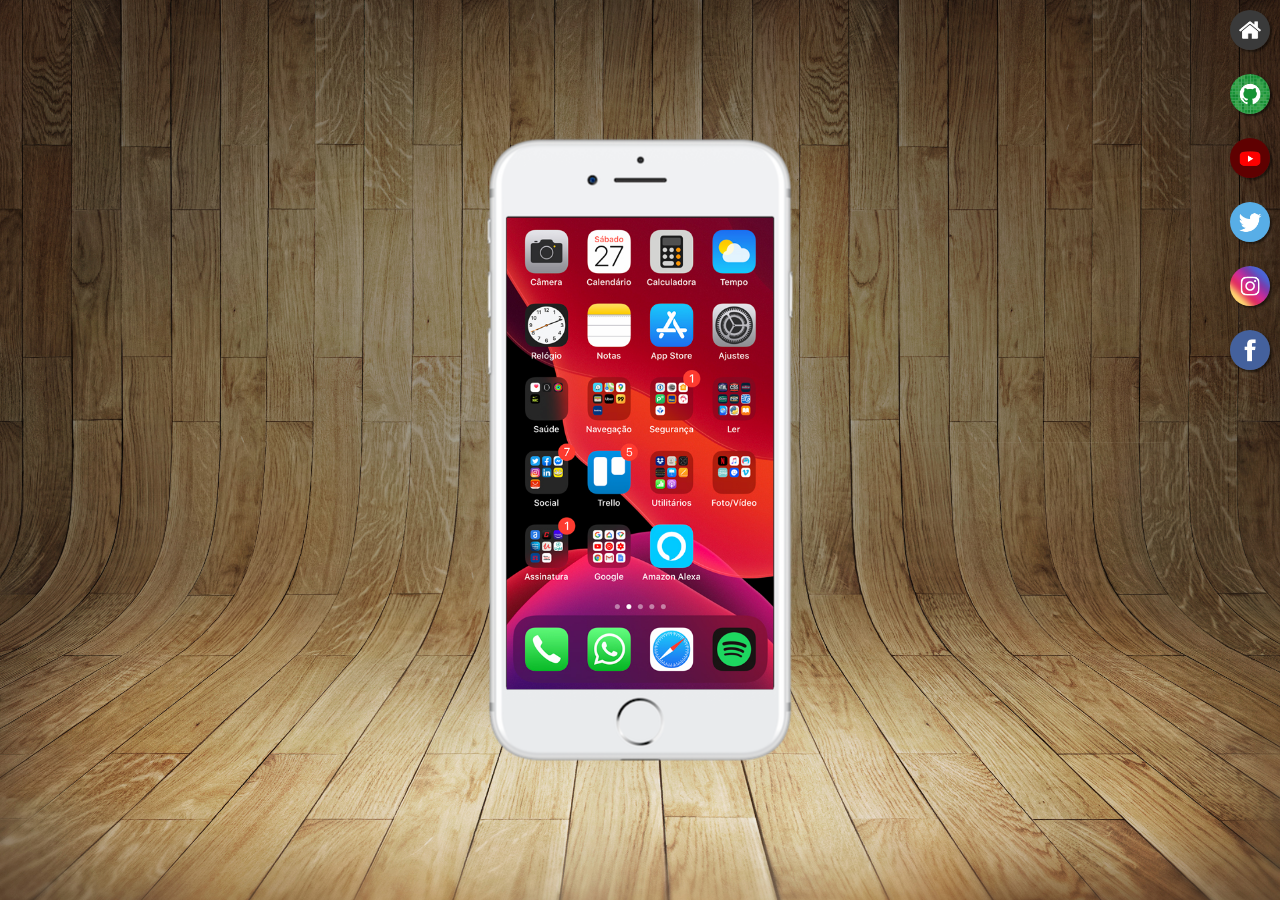
<file: index.html>
<!DOCTYPE html>
<html lang="pt-br">
<head>
    <meta charset="UTF-8">
    <meta name="viewport" content="width=device-width, initial-scale=1.0">
    <title>Projeto Redes Sociais</title>
    <link rel="shortcut icon" href="favicon.ico" type="image/x-icon">
    <link rel="stylesheet" href="estilos/style.css">
</head>
<body>
   <main>
    <section id="phone">
        <iframe src="home.html" frameborder="0" name="screen" id="screen">
            seu navegador não é compativel com o navegador.
        </iframe>
    </section>
    <section id="social">
        <a href="home.html" target="screen"><img src="imagens/logo-home.jpg" alt="Home"></a><br>
        <a href="github.html" target="screen"><img src="imagens/logo-github.jpg" alt="GitHub"></a><br>
        <a href="youtube.html" target="screen"><img src="imagens/logo-youtube.jpg" alt="YouTube"></a><br>
        <a href="twitter.html" target="screen"><img src="imagens/logo-twitter.jpg" alt="Twitter"></a><br>
        <a href="instagram.html" target="screen"><img src="imagens/logo-instagram.jpg" alt=""></a><br>
        <a href="facebook.html" target="screen"><img src="imagens/logo-facebook.jpg" alt="Logo Facebook"></a>
        </section>
   </main> 
</body>
</html>
</file>
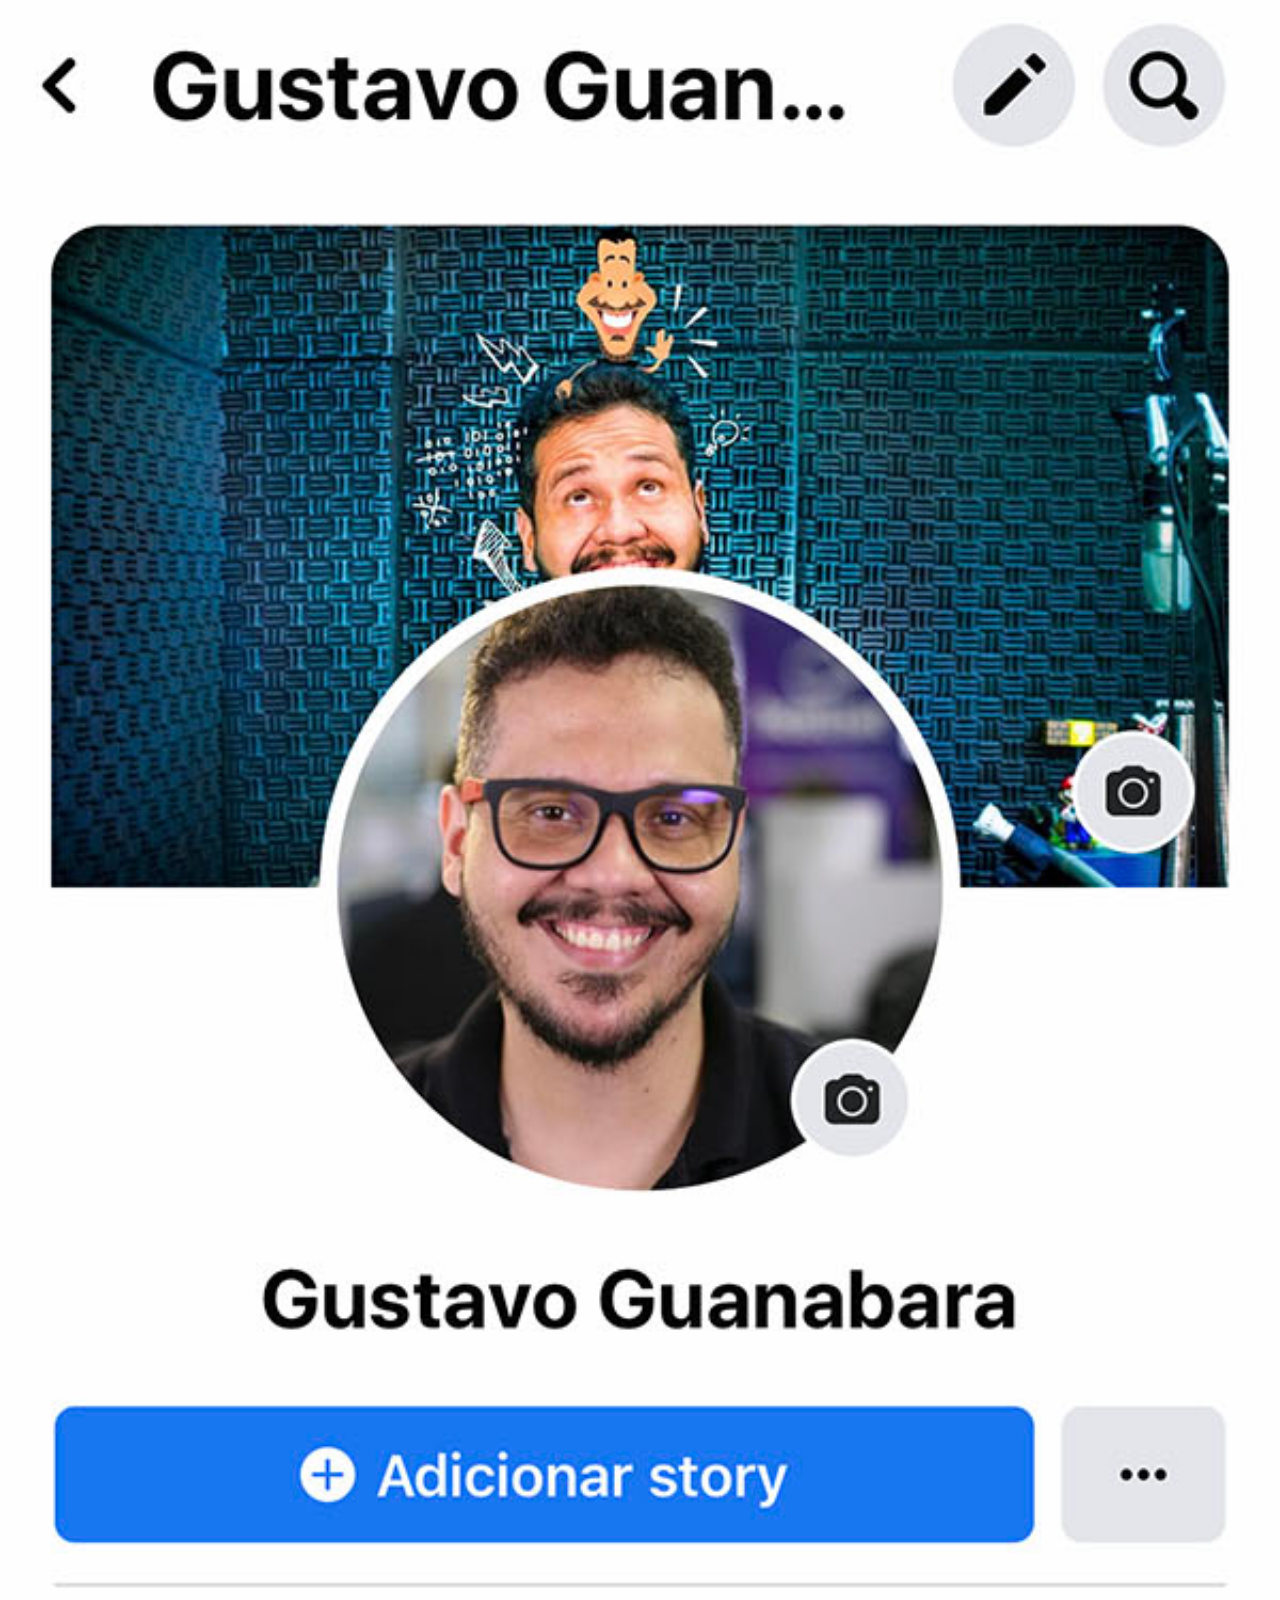
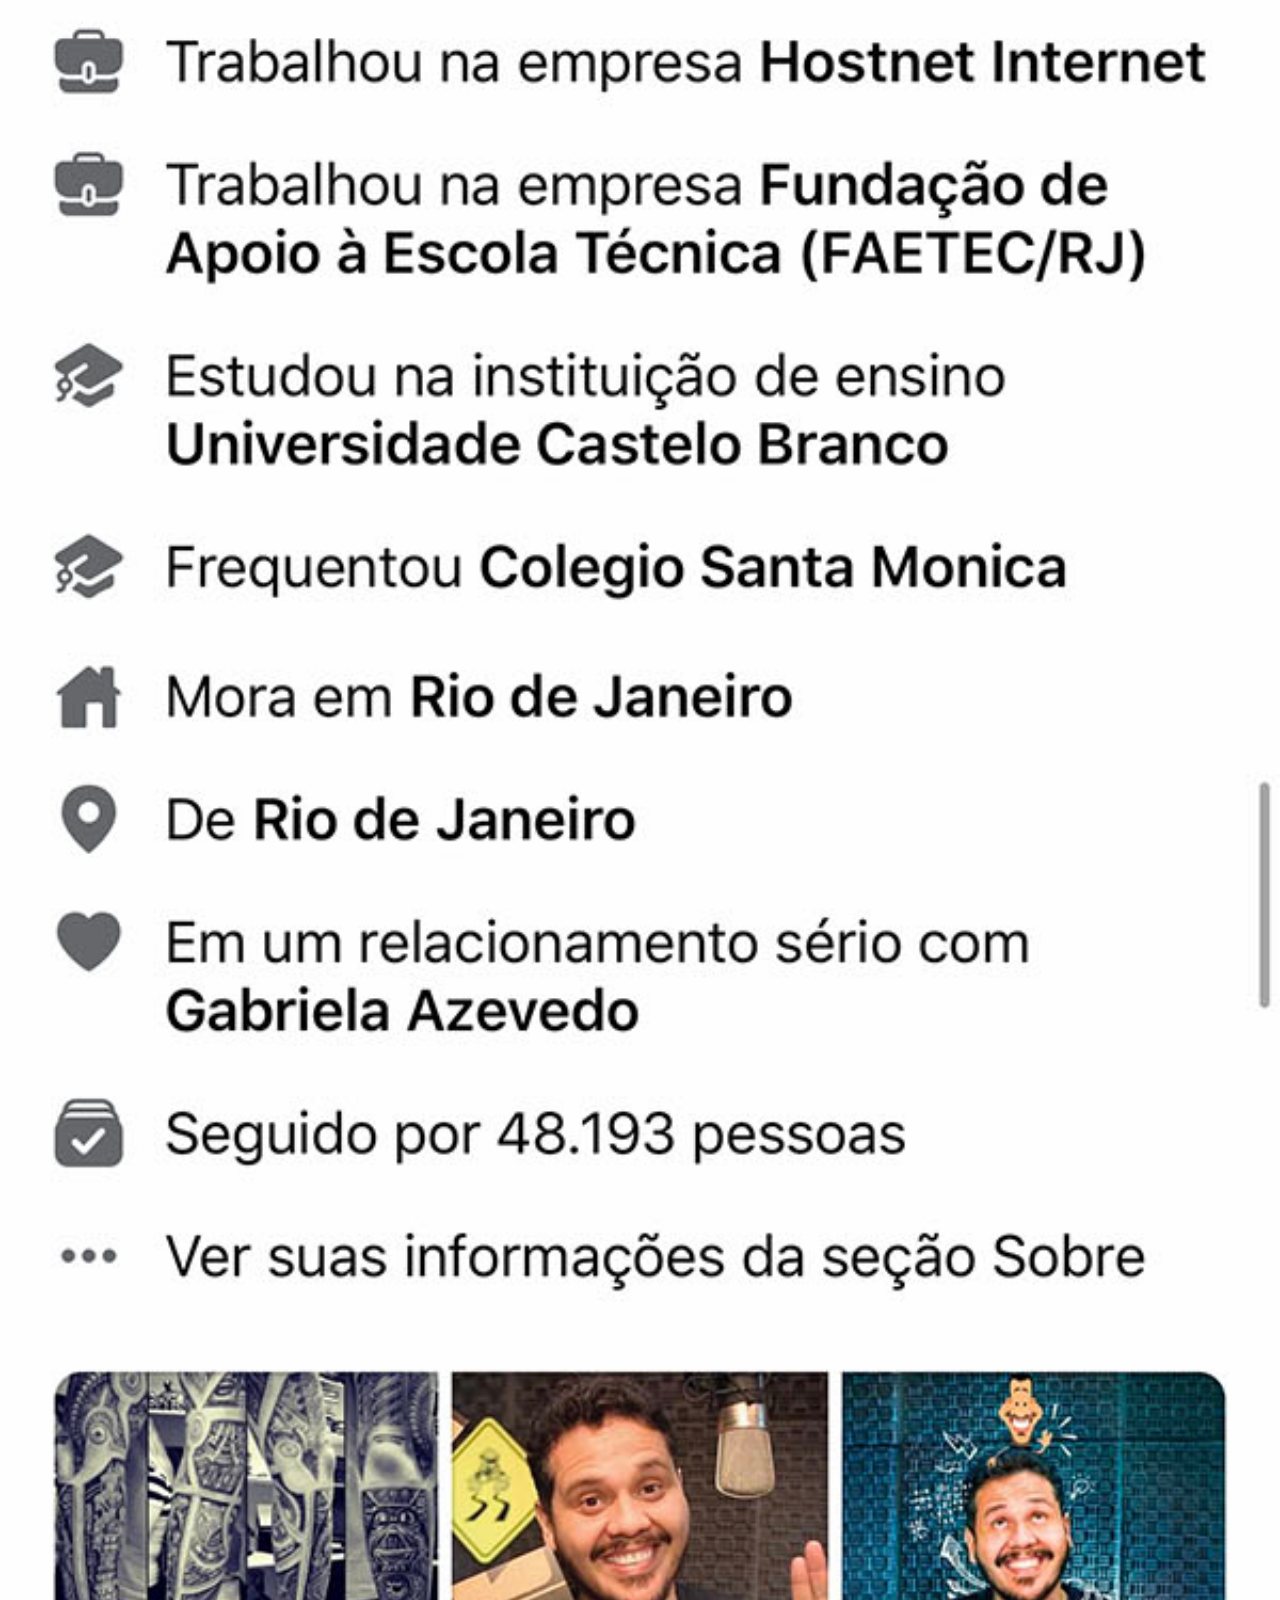
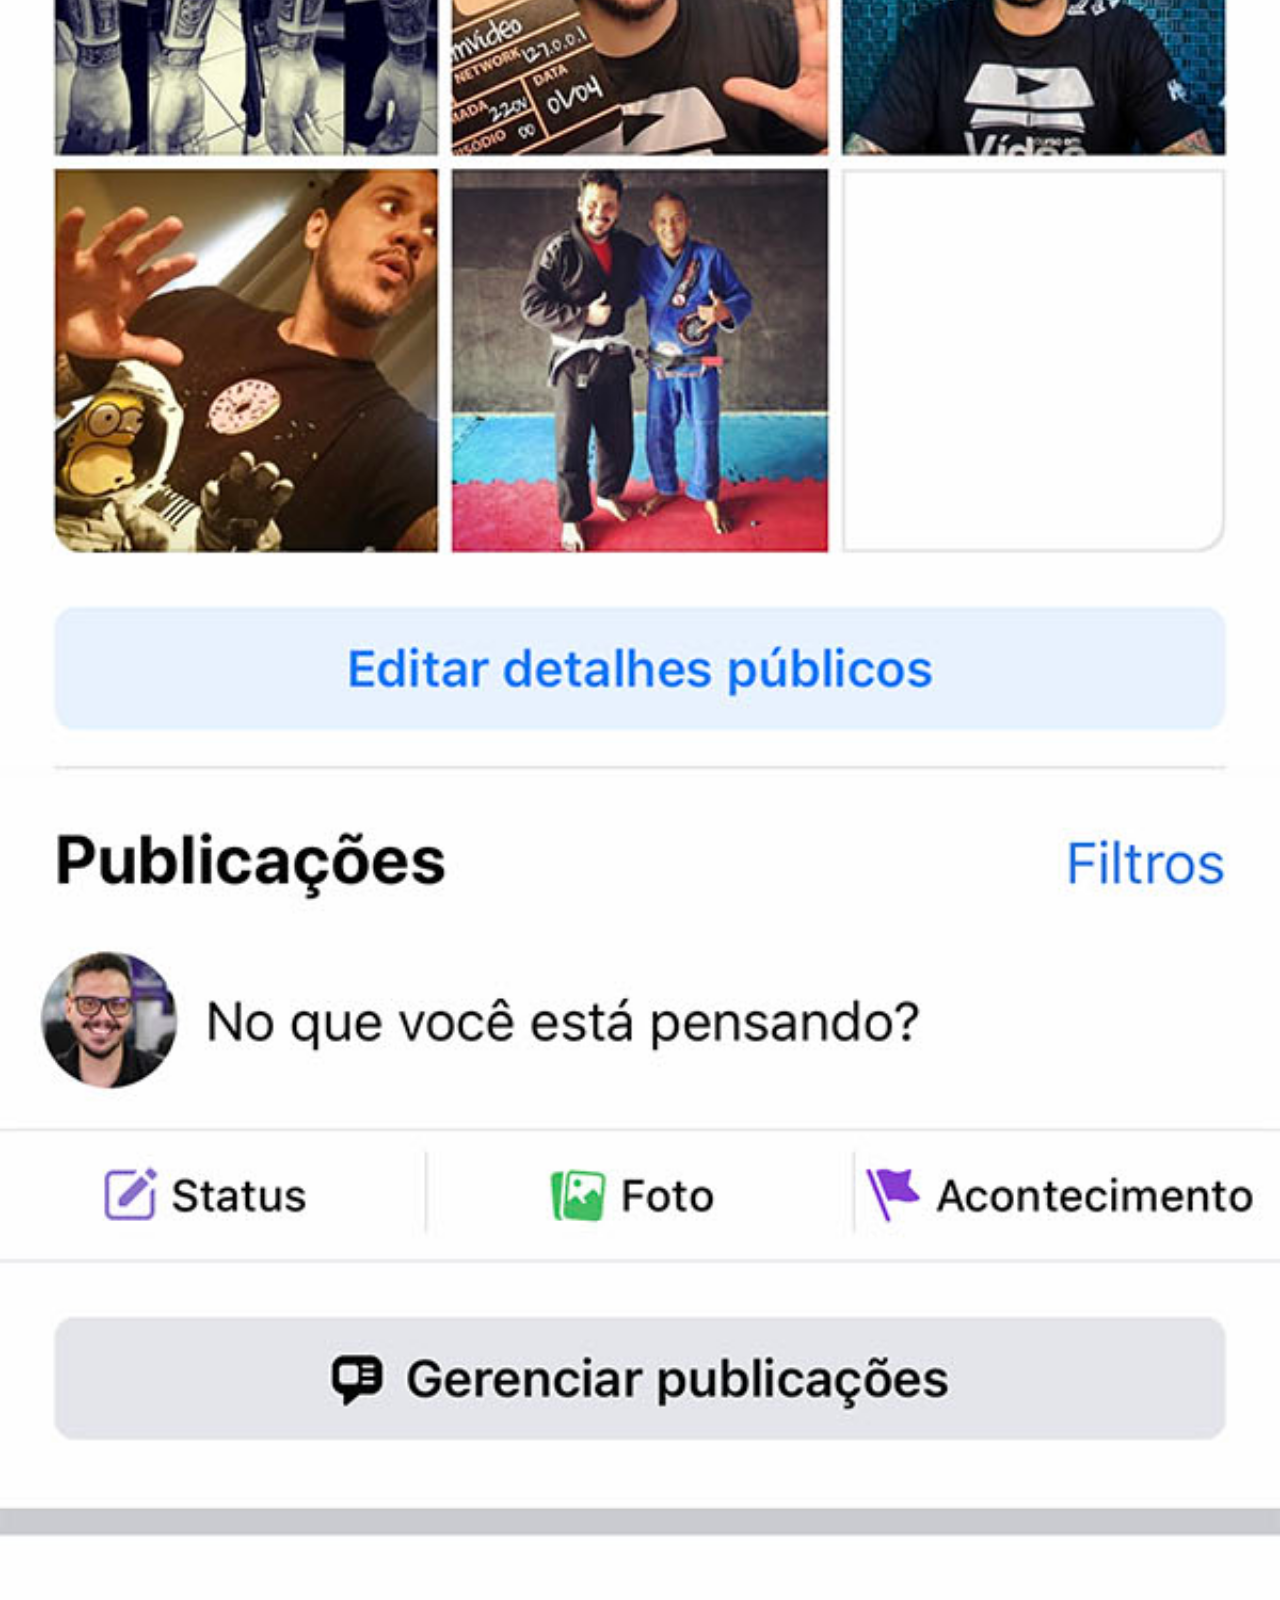
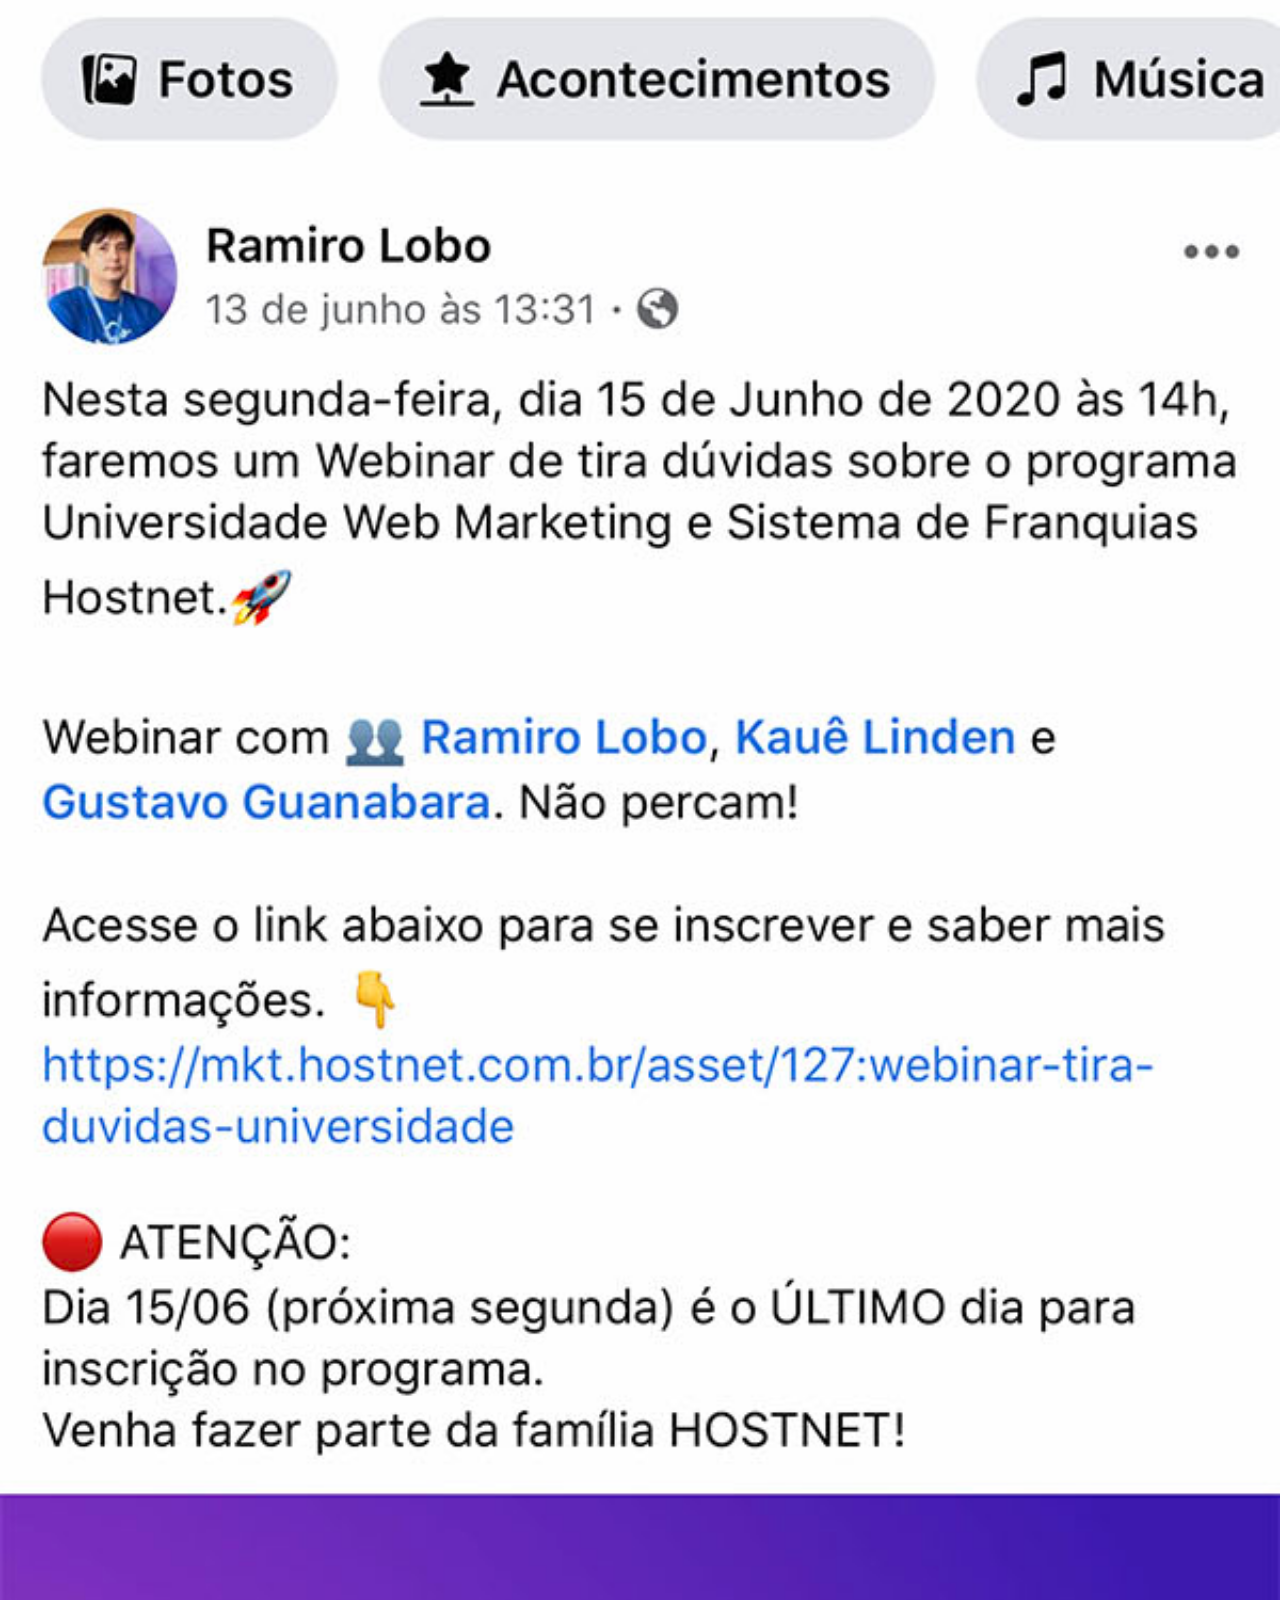
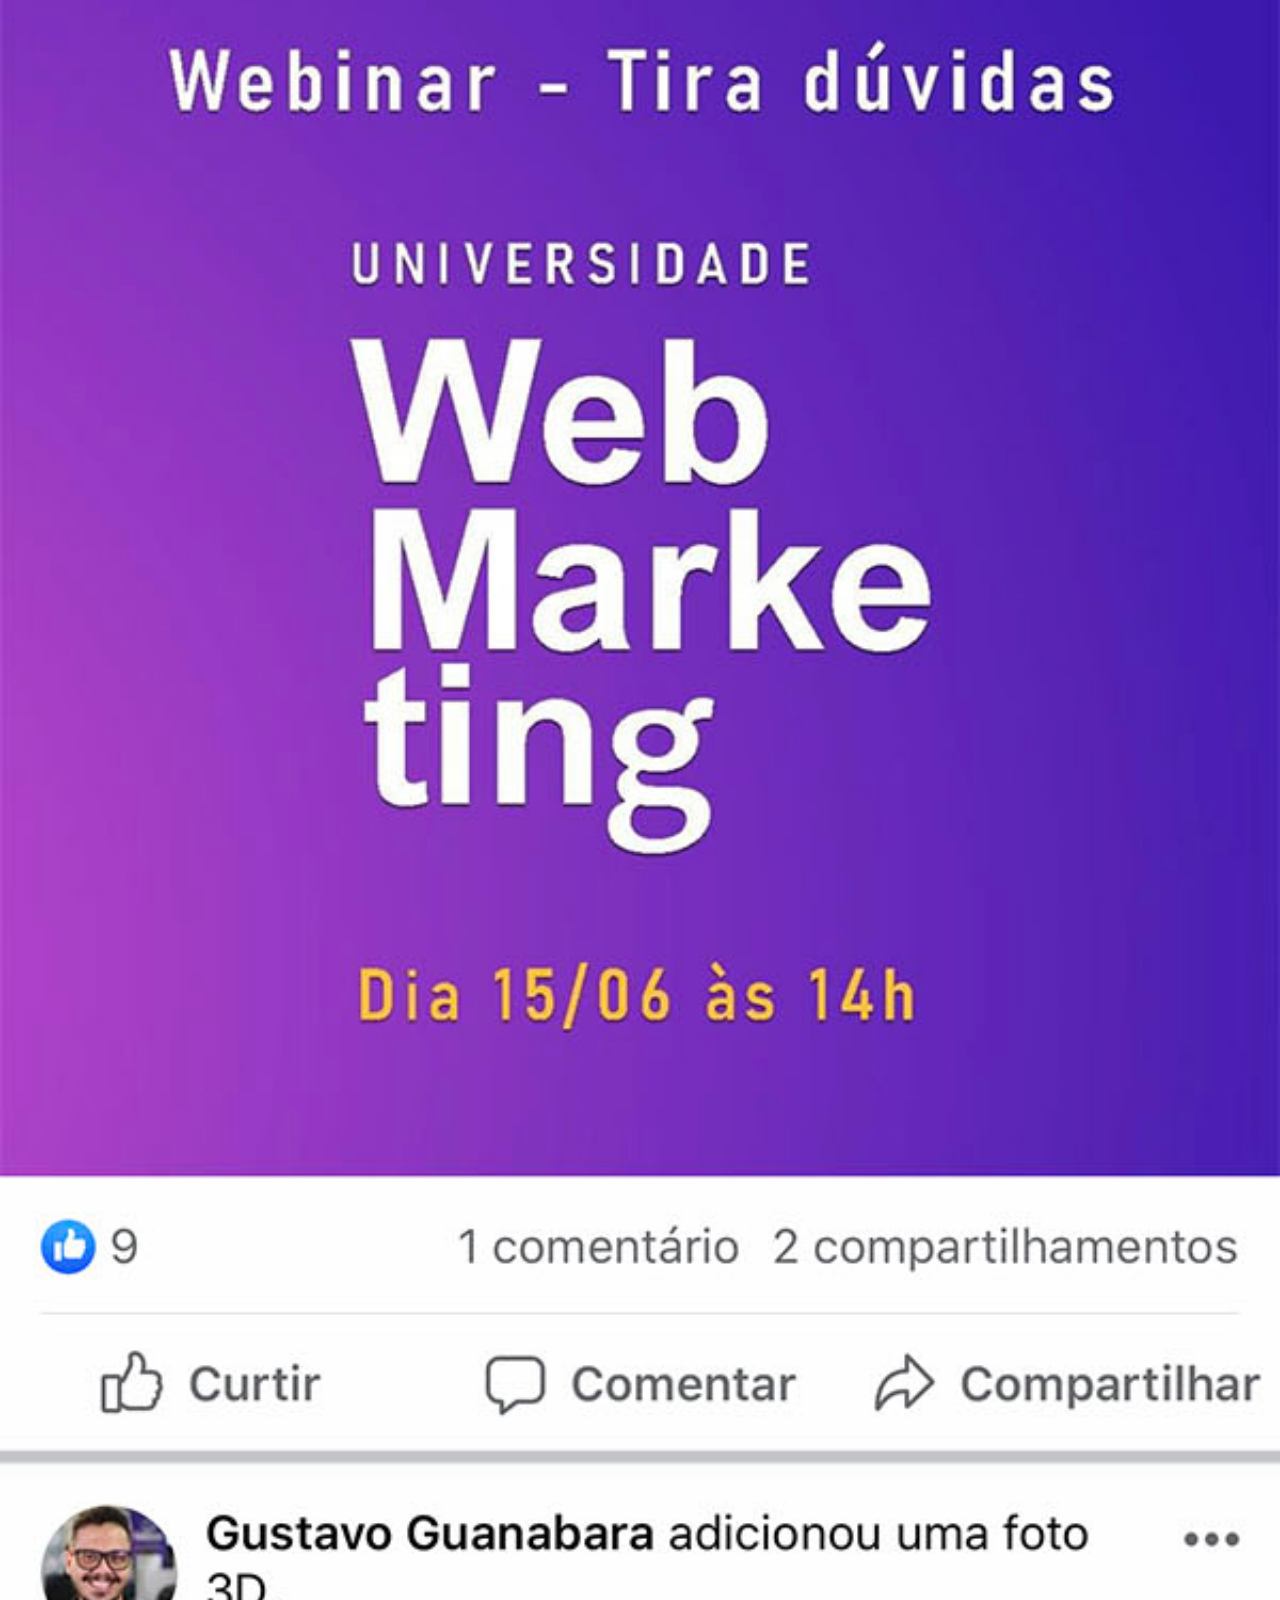
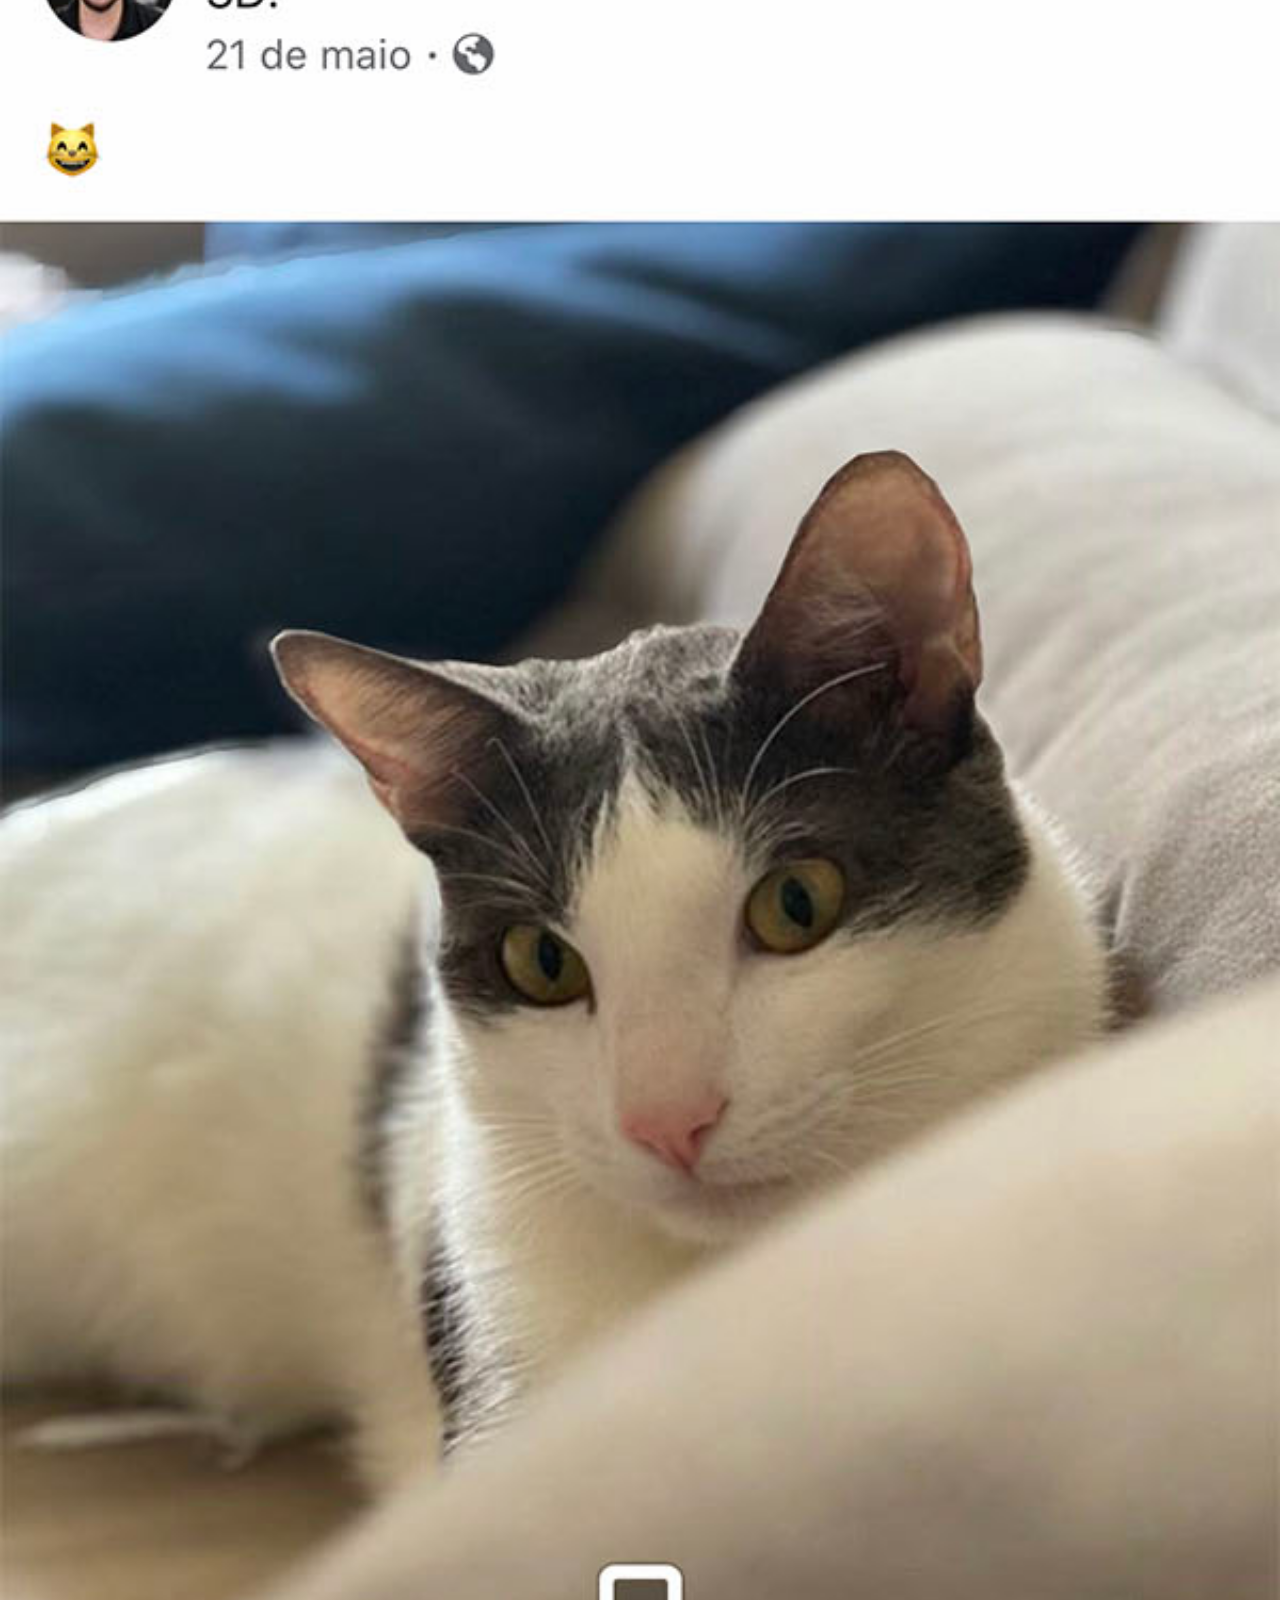
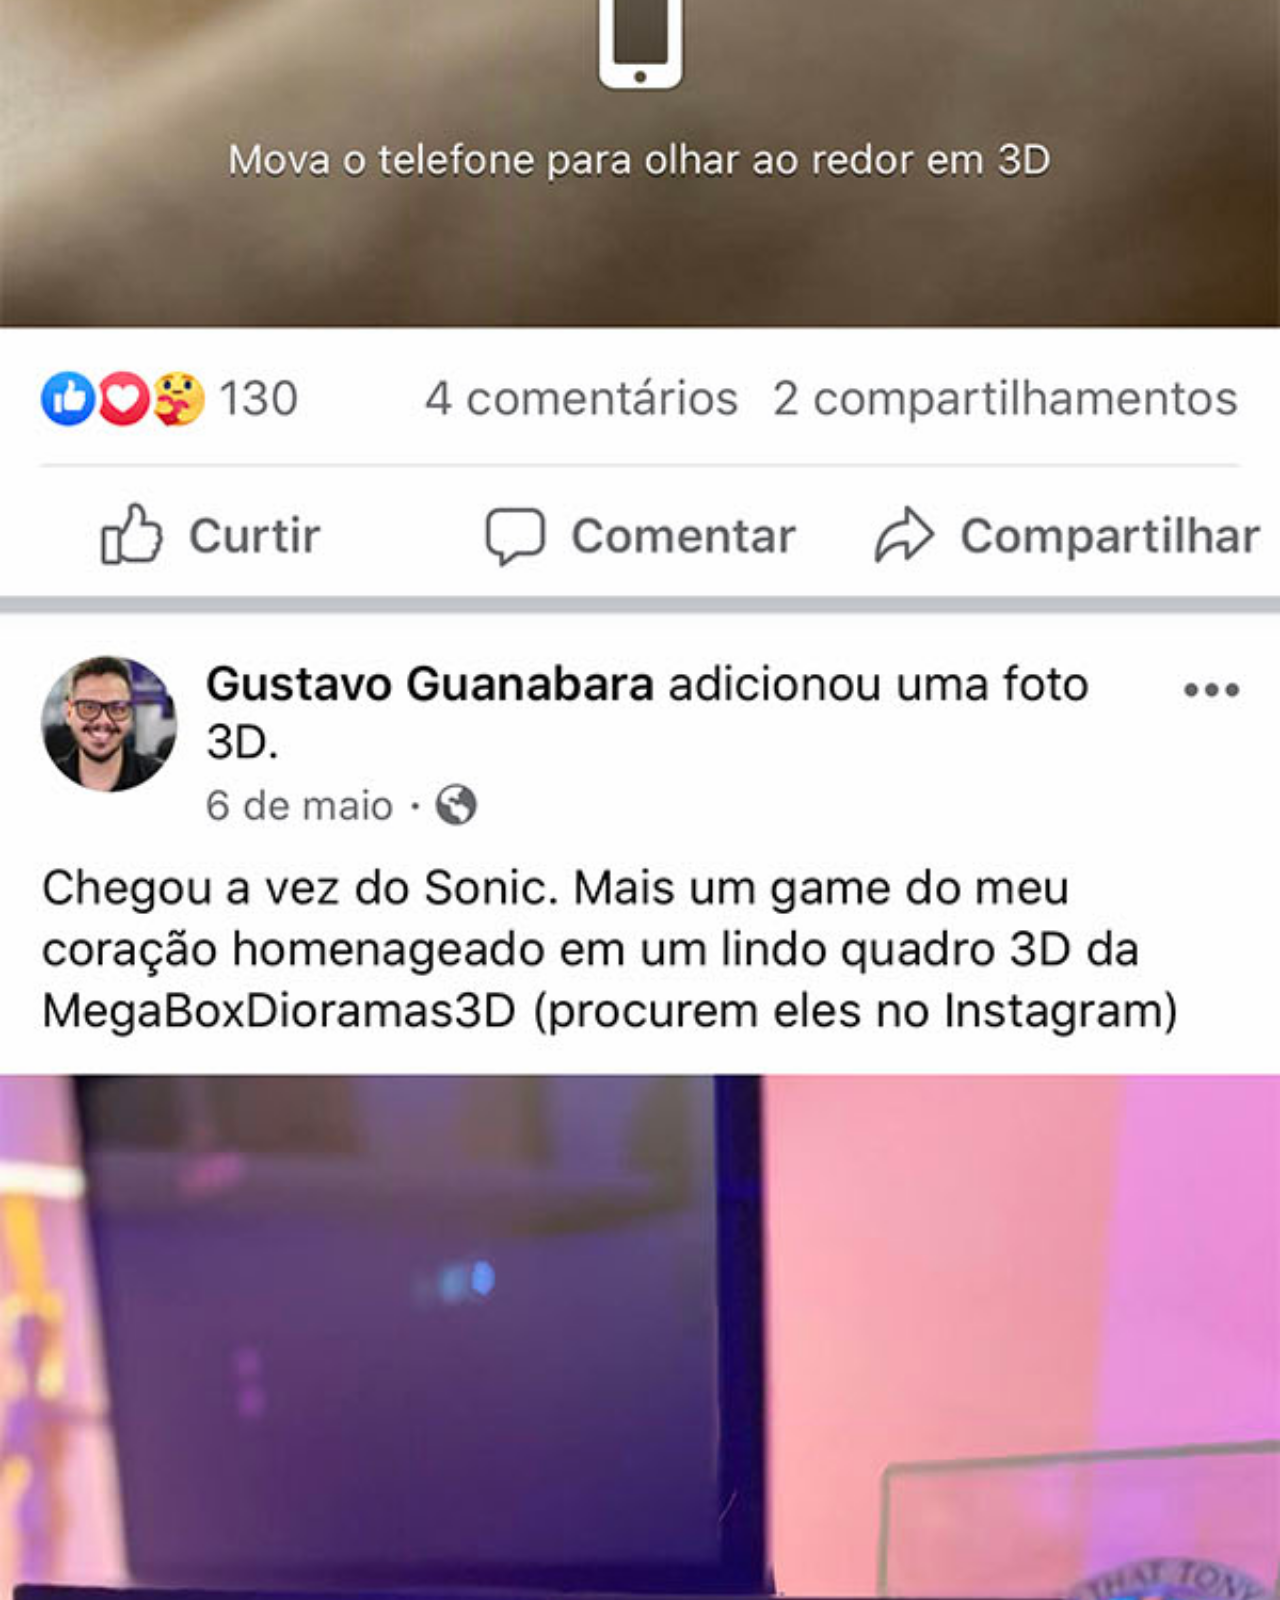
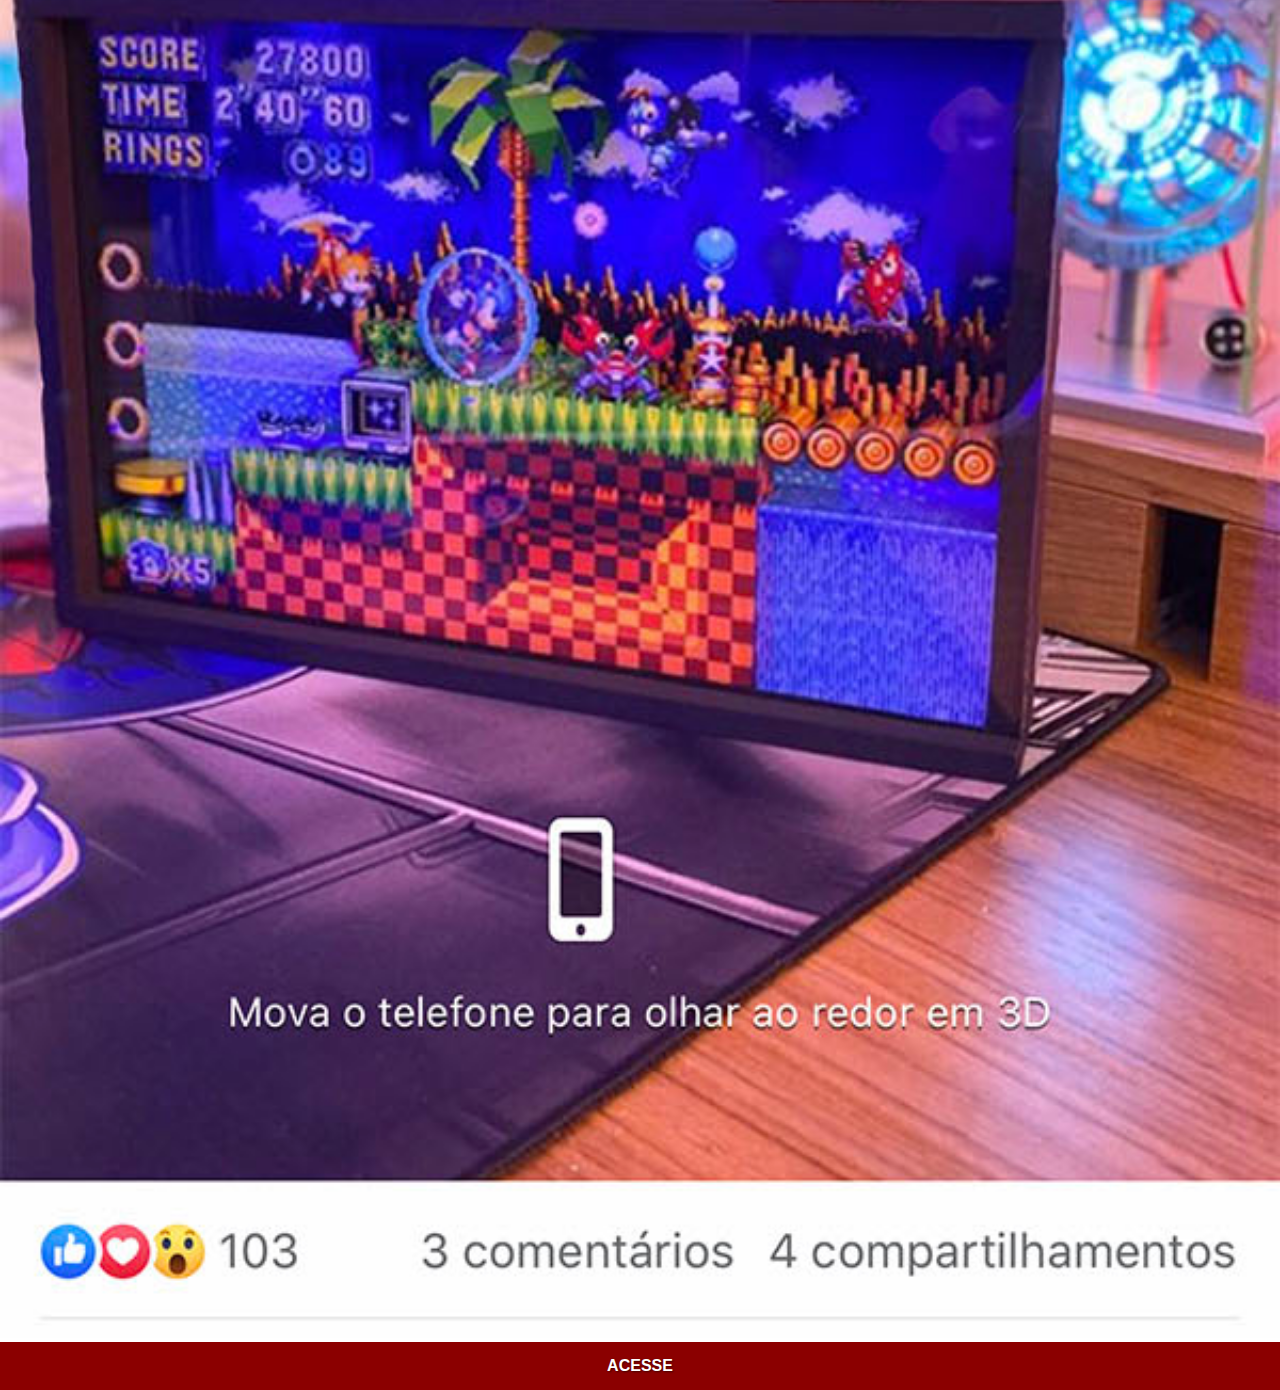
<file: facebook.html>
<!DOCTYPE html>
<html lang="pt-br">
<head>
    <meta charset="UTF-8">
    <meta name="viewport" content="width=device-width, initial-scale=1.0">
    <title>Facebook</title><link rel="stylesheet" href="estilos/social.css">
</head>
<body>
    <img src="imagens/tela-facebook.jpg" alt="Tela Facebook">
    <a href="https://www.facebook.com/gustavoguanavara" target="_blank">ACESSE</a>
</body>
</html>
</file>
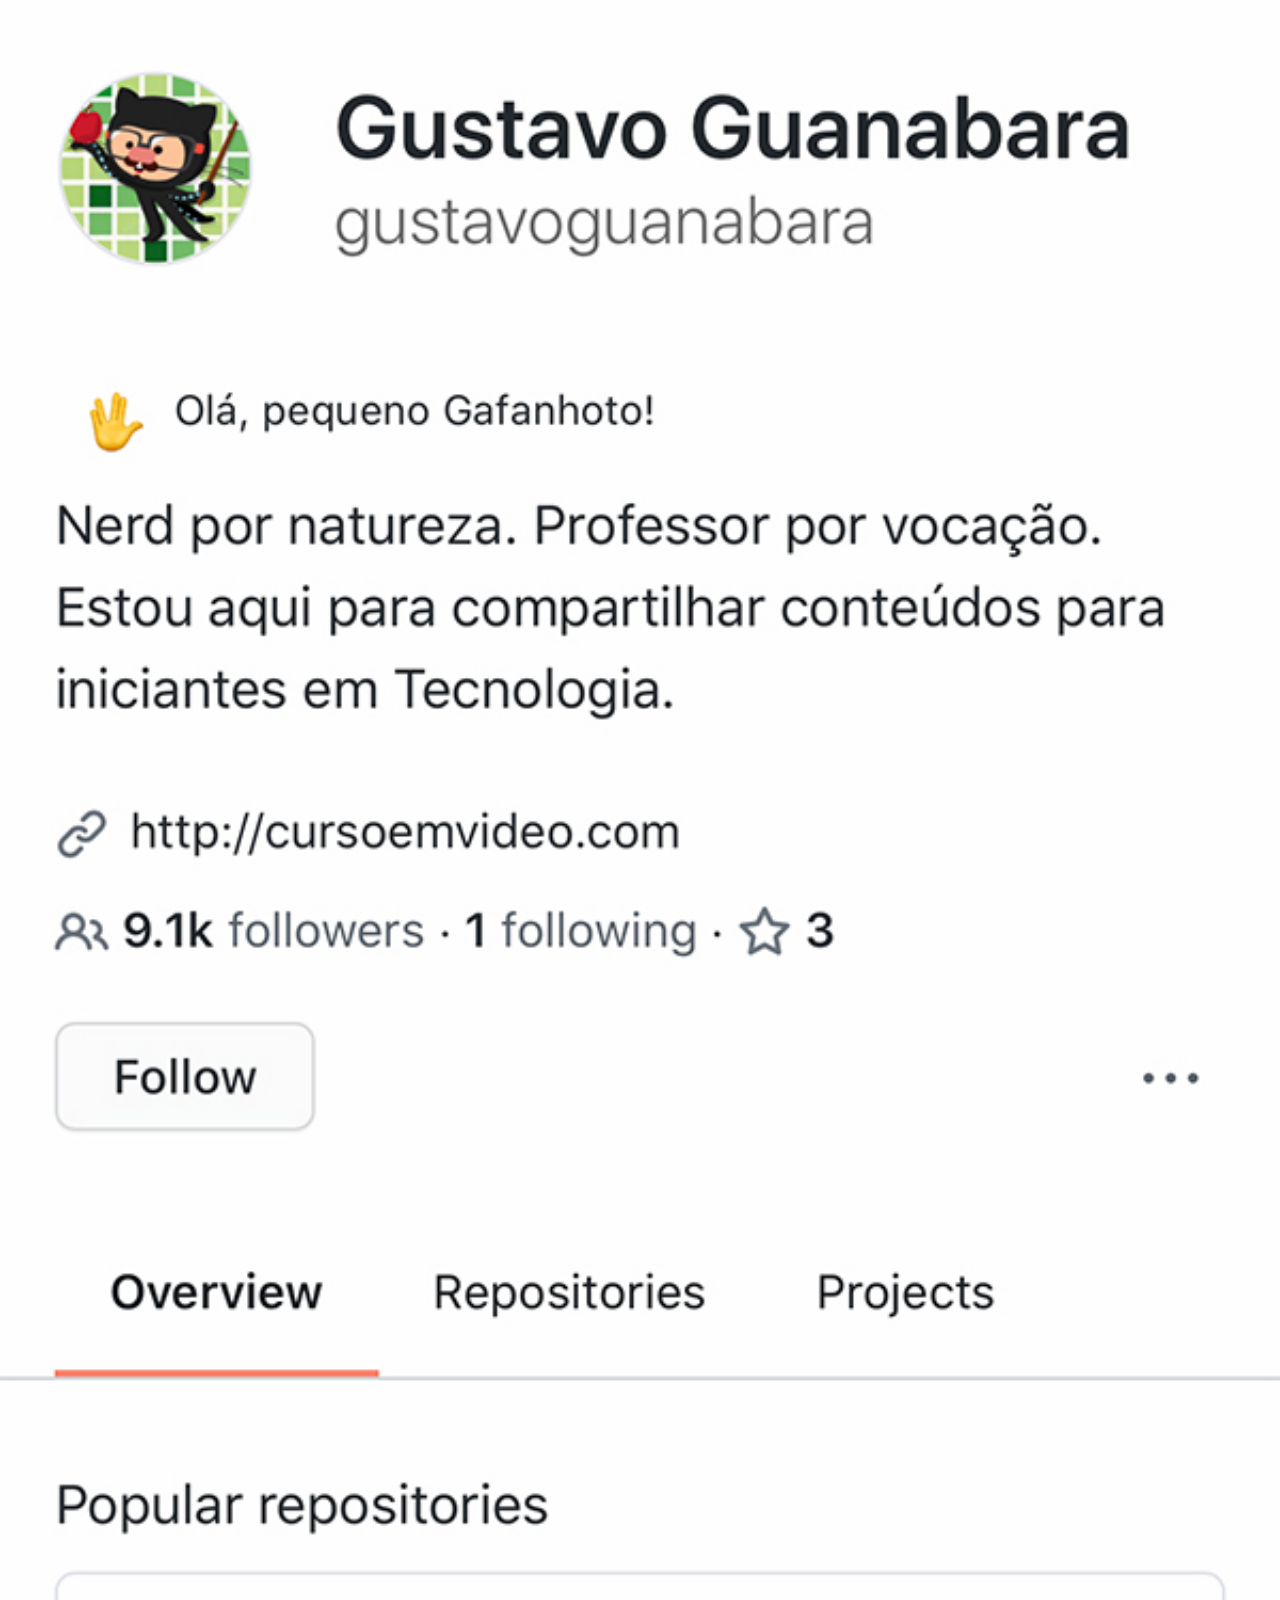
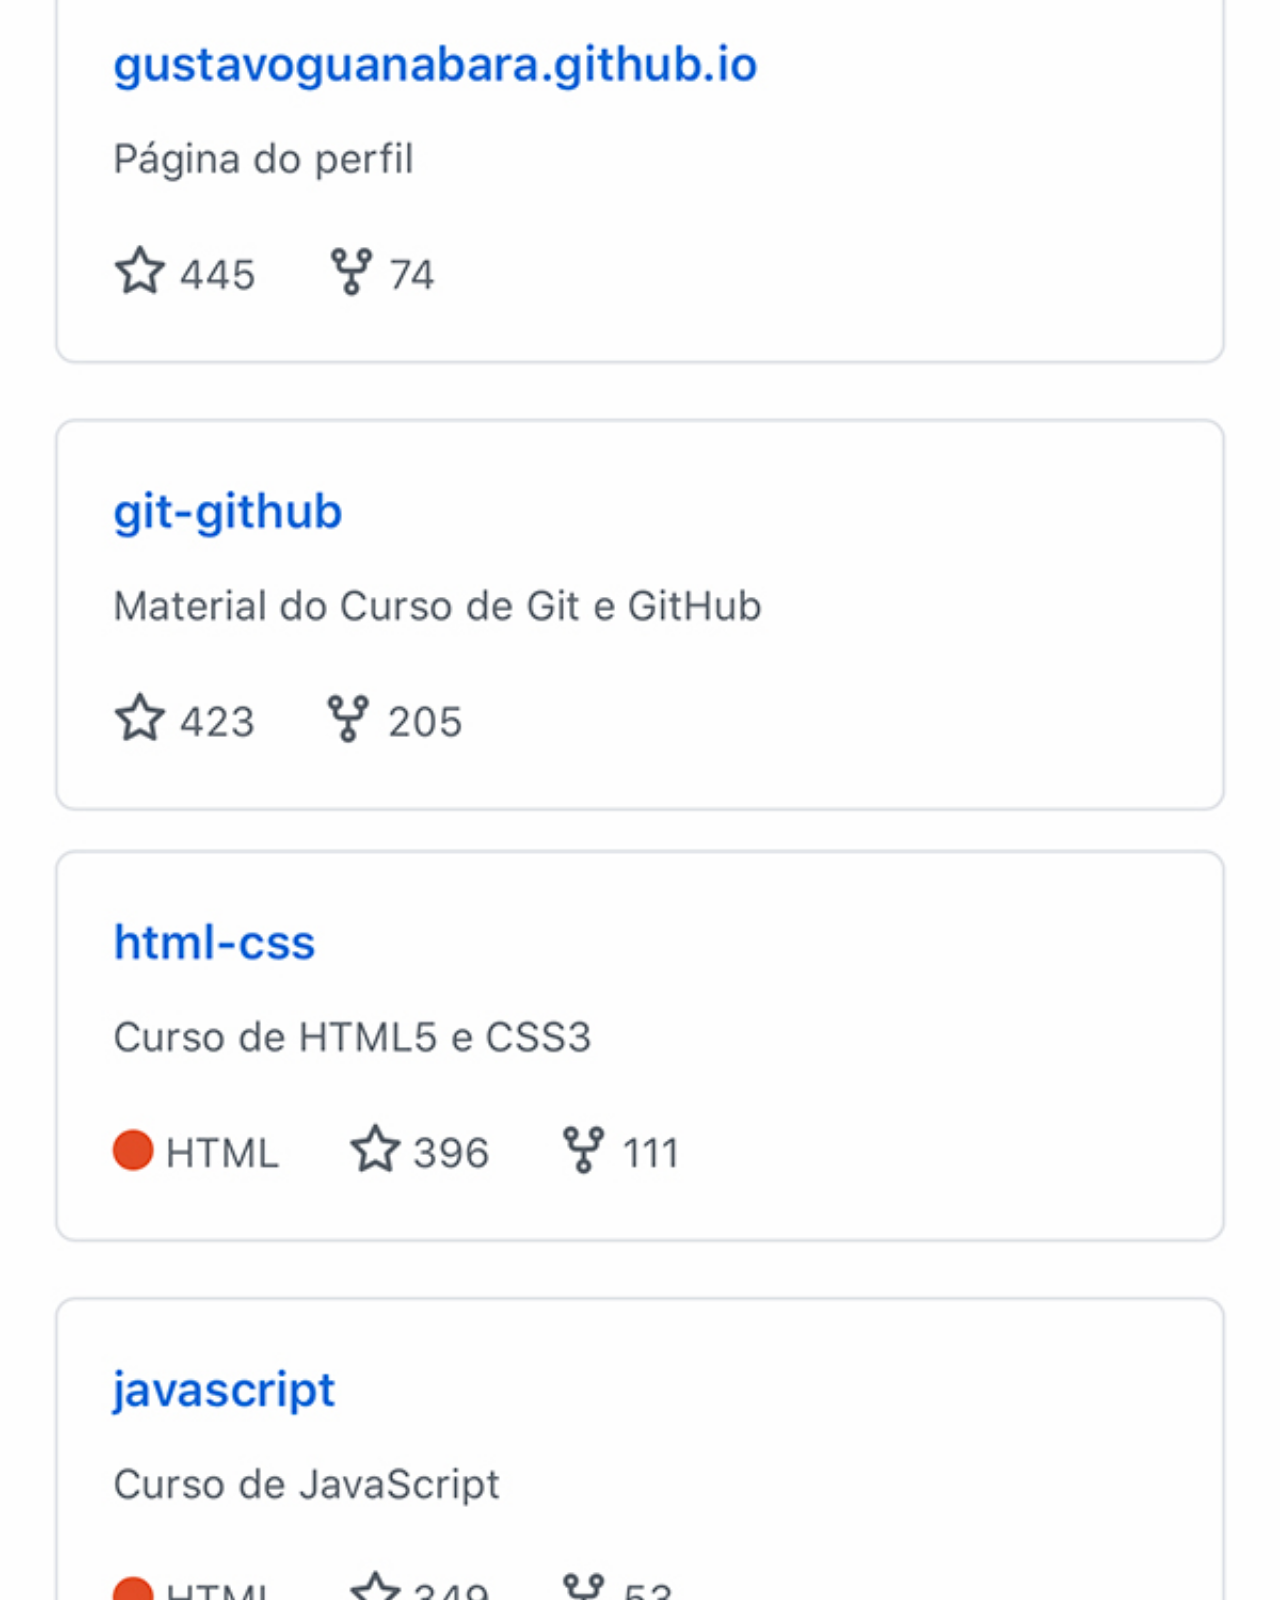
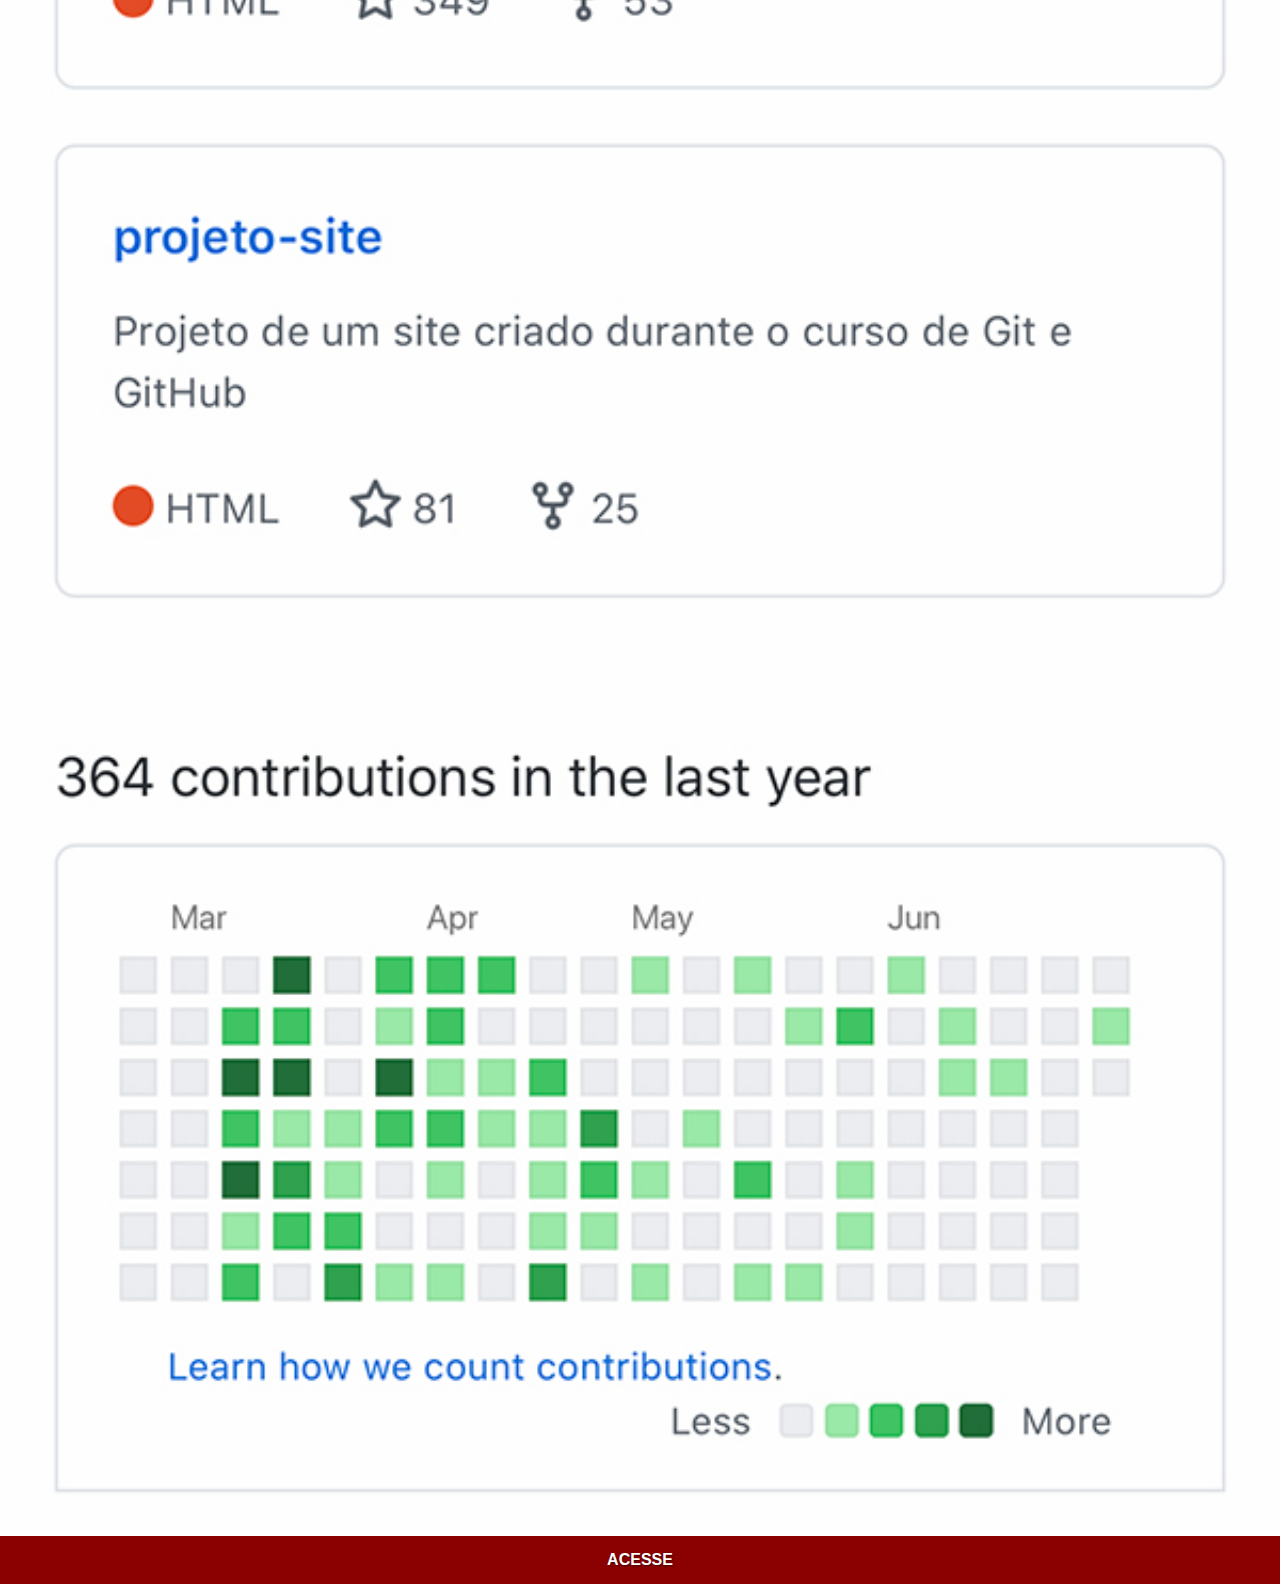
<file: github.html>
<!DOCTYPE html>
<html lang="pt-br">
<head>
    <meta charset="UTF-8">
    <meta name="viewport" content="width=device-width, initial-scale=1.0">
    <title>GutHub</title>
    <link rel="stylesheet" href="estilos/social.css">
</head>
<body>
    <img src="imagens/tela-github.jpg" alt="Tela GitHub">
    <a href="professorguanabara.github.io" target="_blank">ACESSE</a>
</body>
</html>
</file>
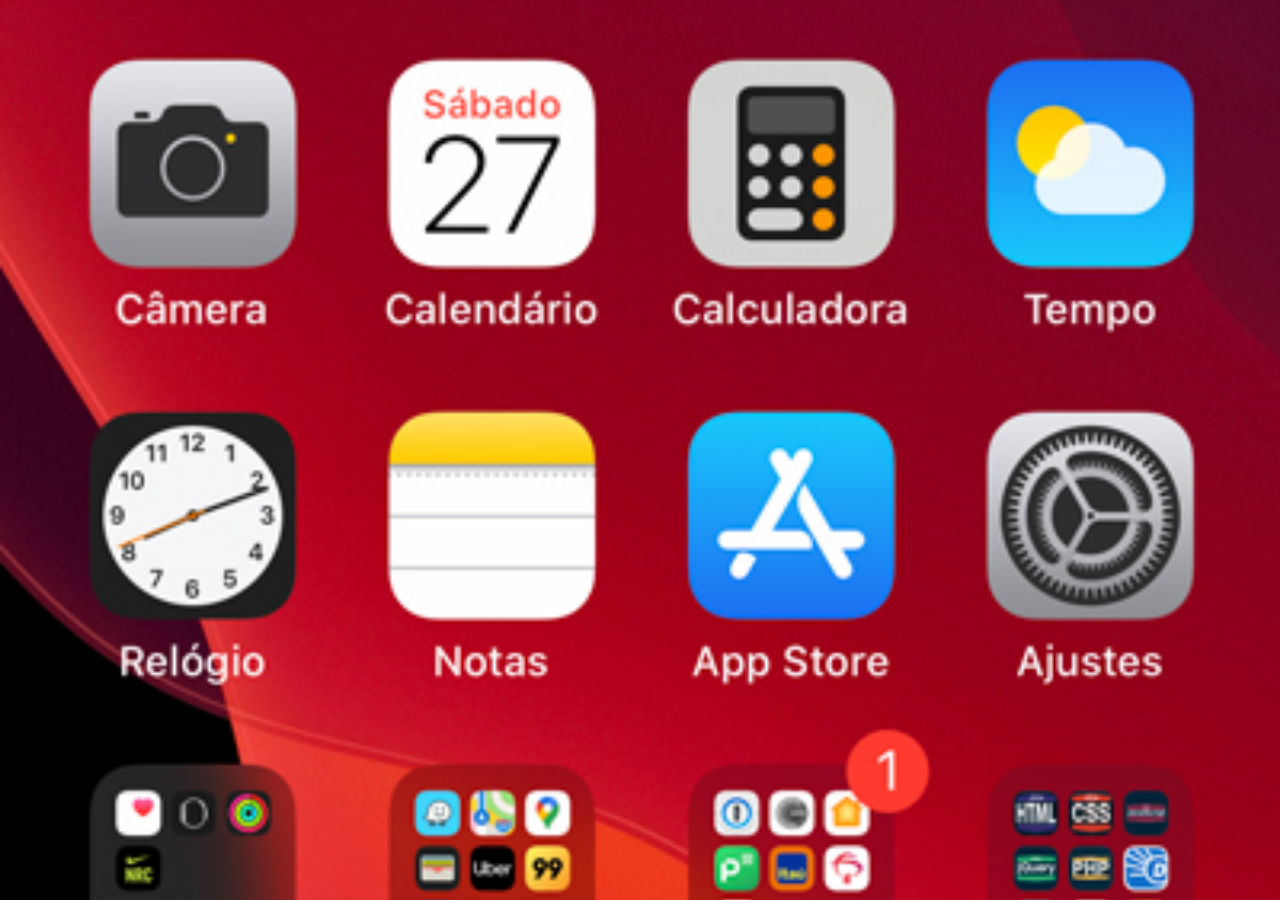
<file: home.html>
<!DOCTYPE html>
<html lang="pt-br">
<head>
    <meta charset="UTF-8">
    <meta name="viewport" content="width=device-width, initial-scale=1.0">
    <title>Home</title>
    <style>
        * {
            padding: 0px;
            margin: 0px;
        }

        body {
            width: 100vw;
            height: 100vh;
            background: black url('imagens/tela-home.jpg') no-repeat top center;
            background-size: cover;
        }
    </style>
</head>
<body>
    
</body>
</html>
</file>
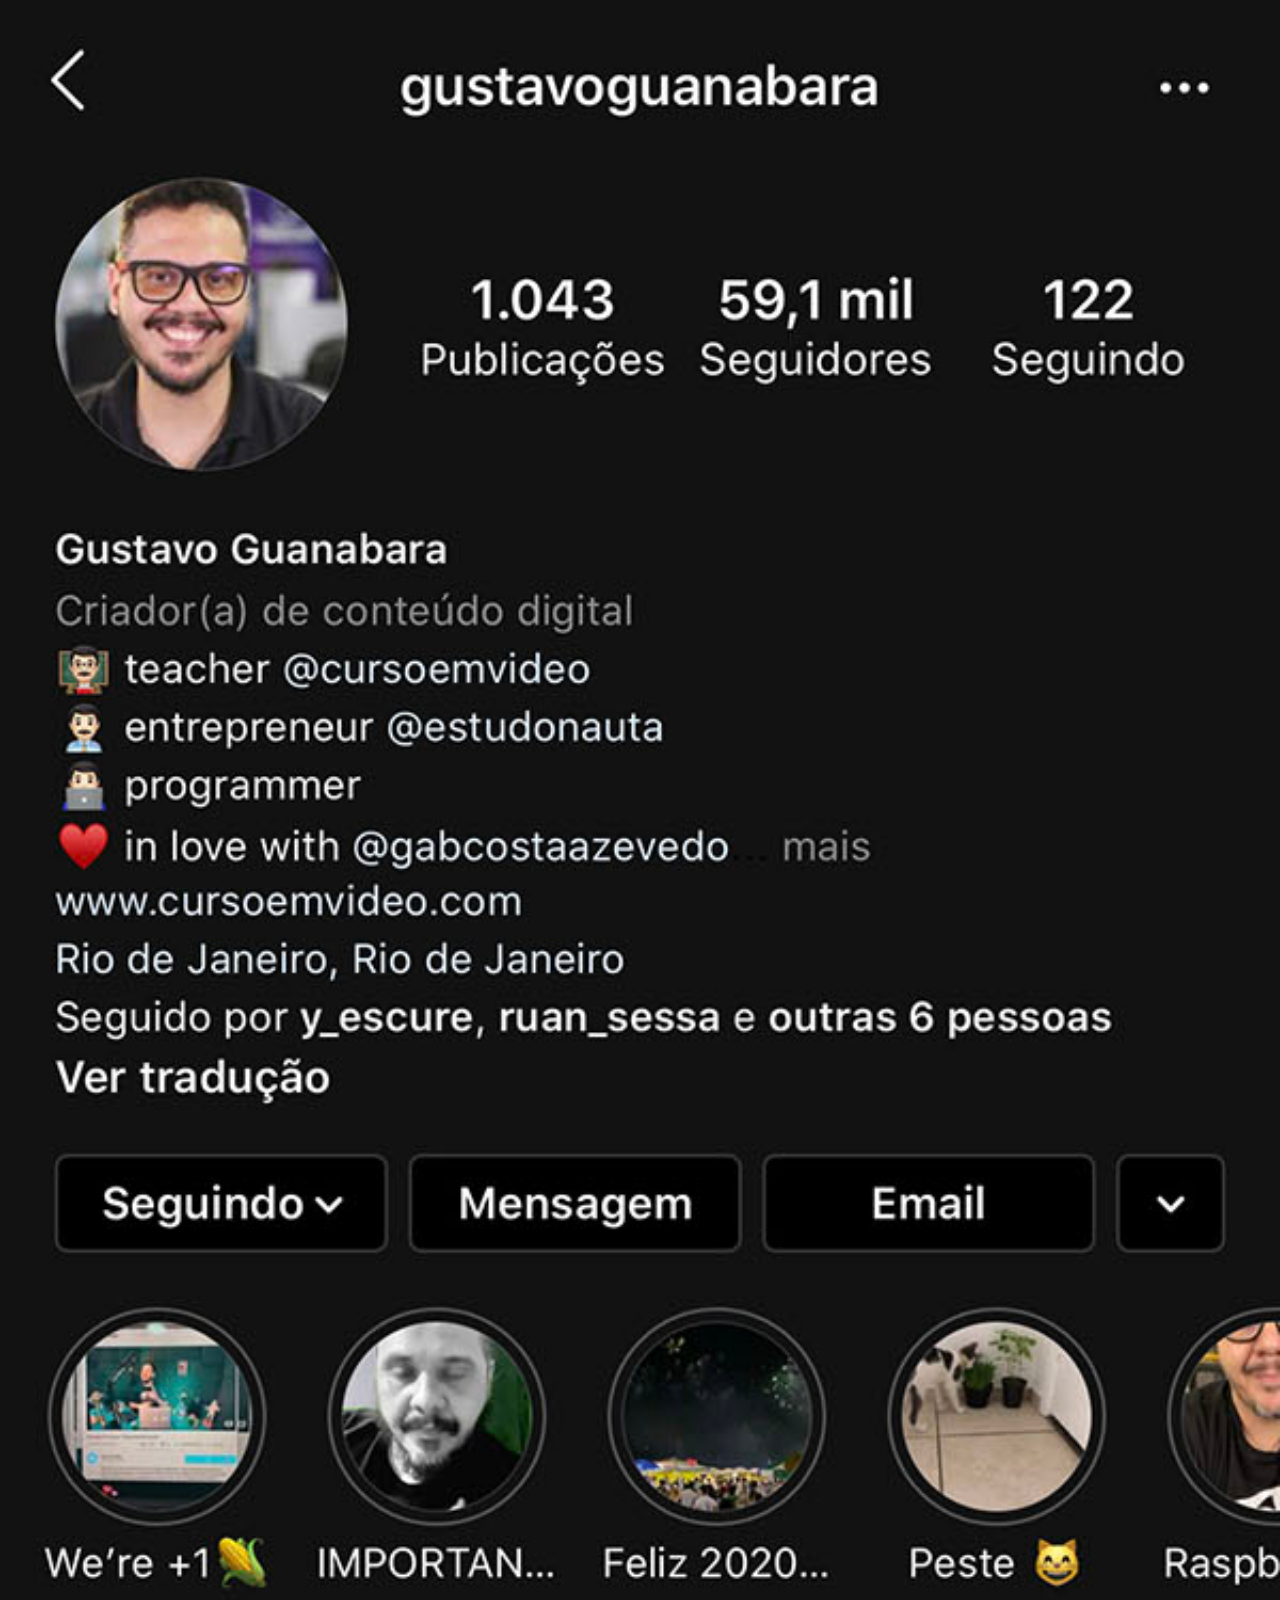
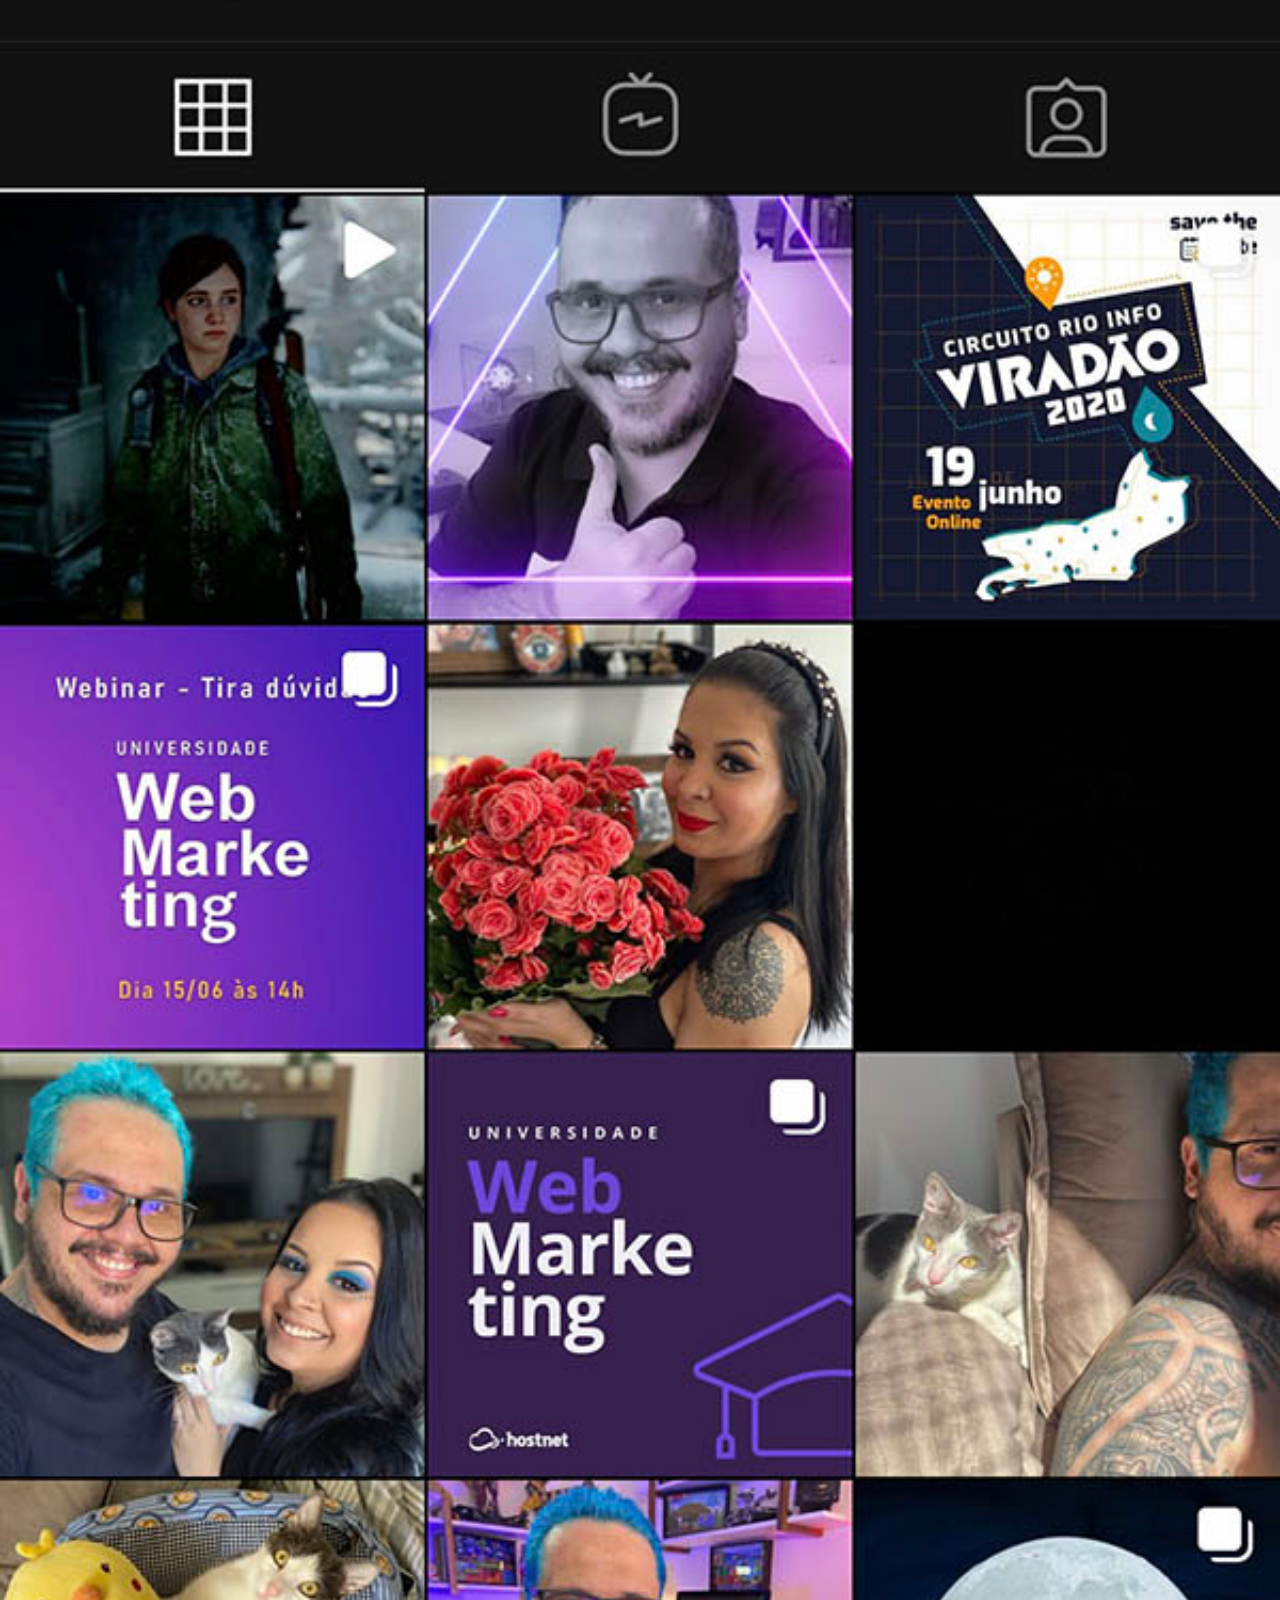
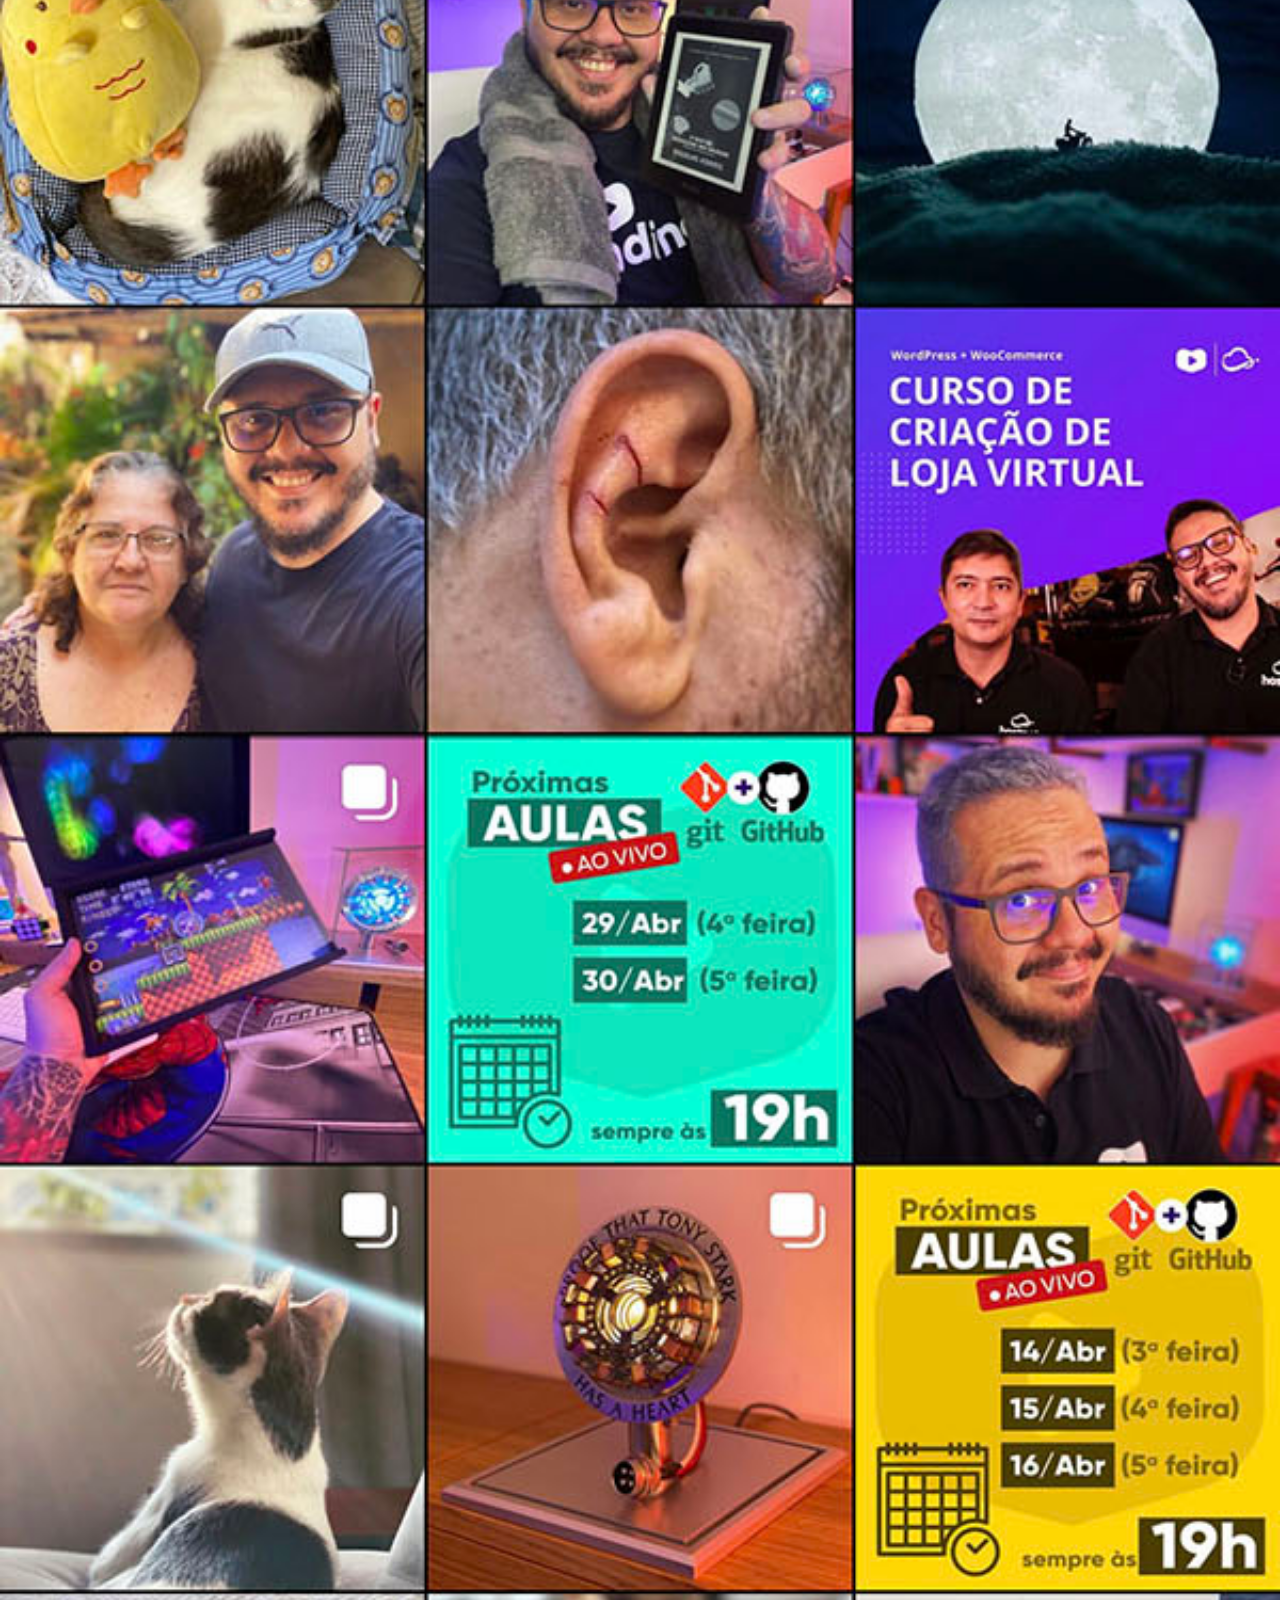
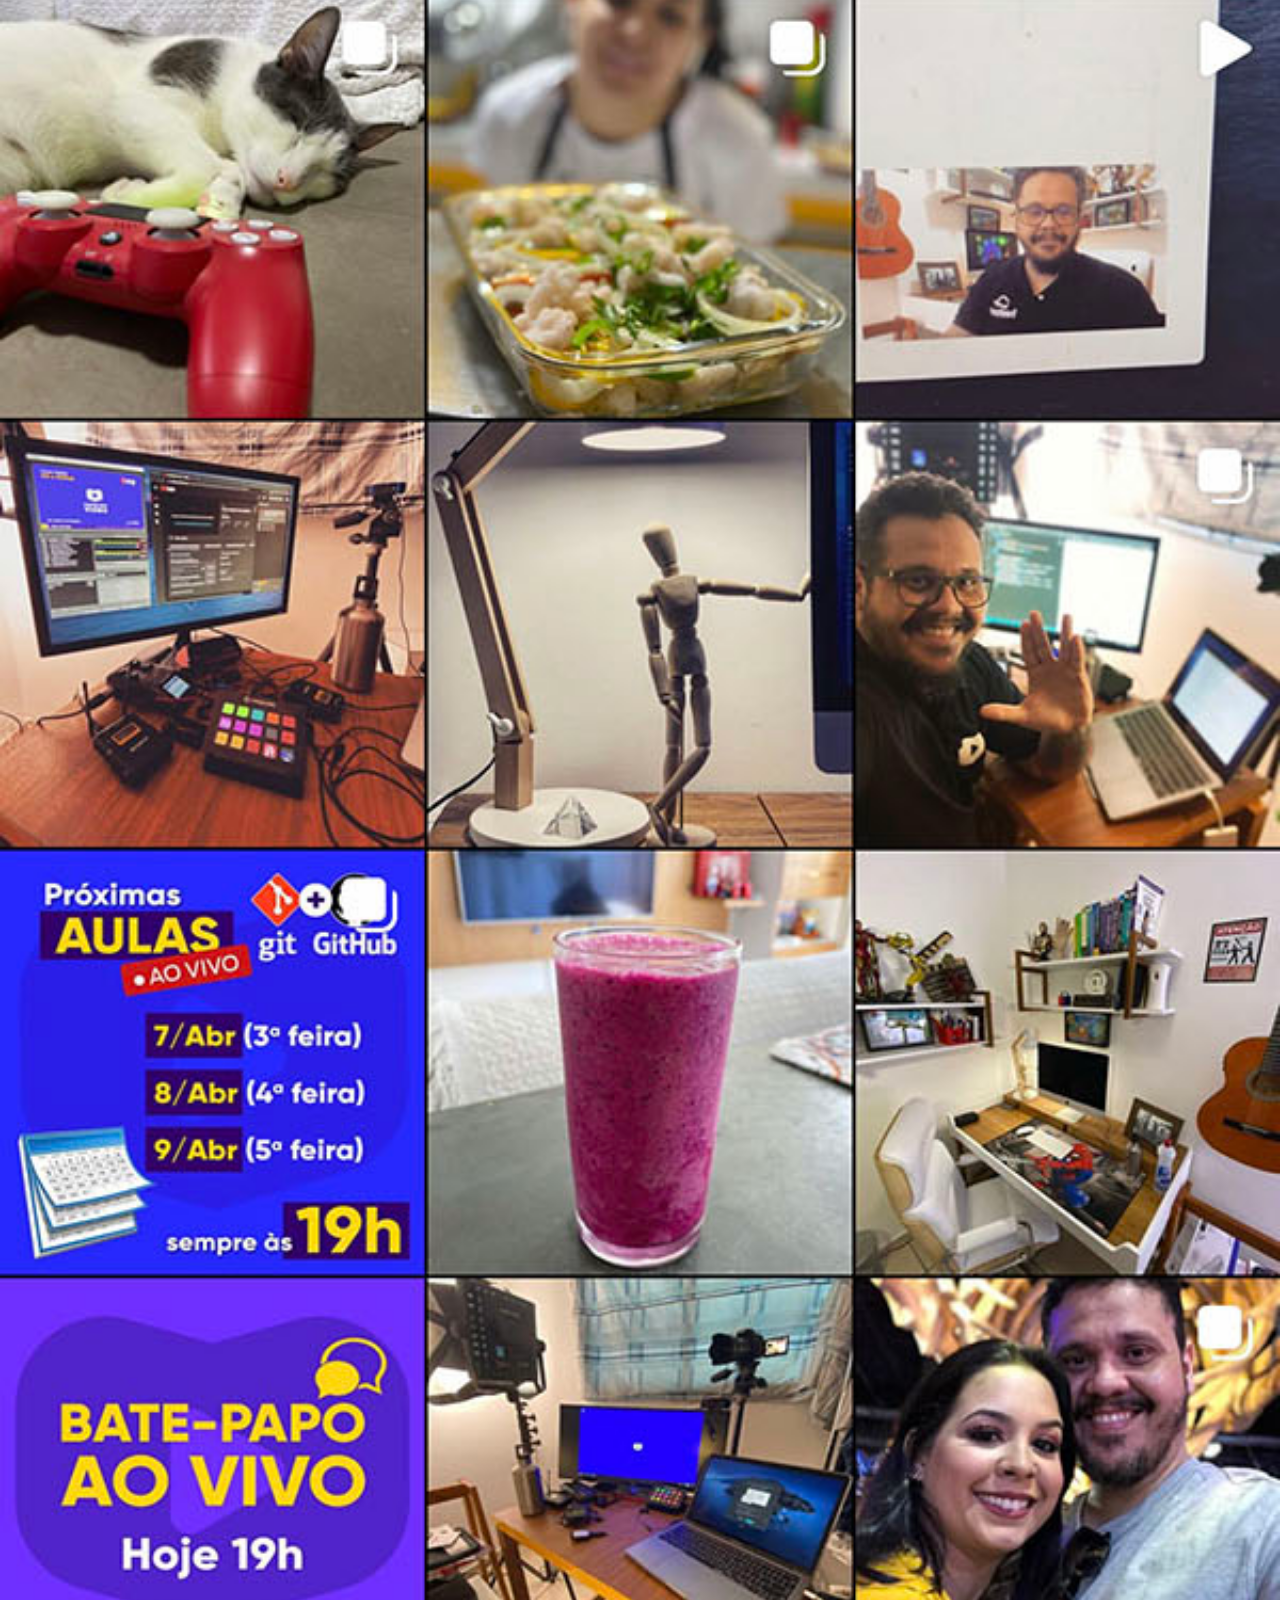
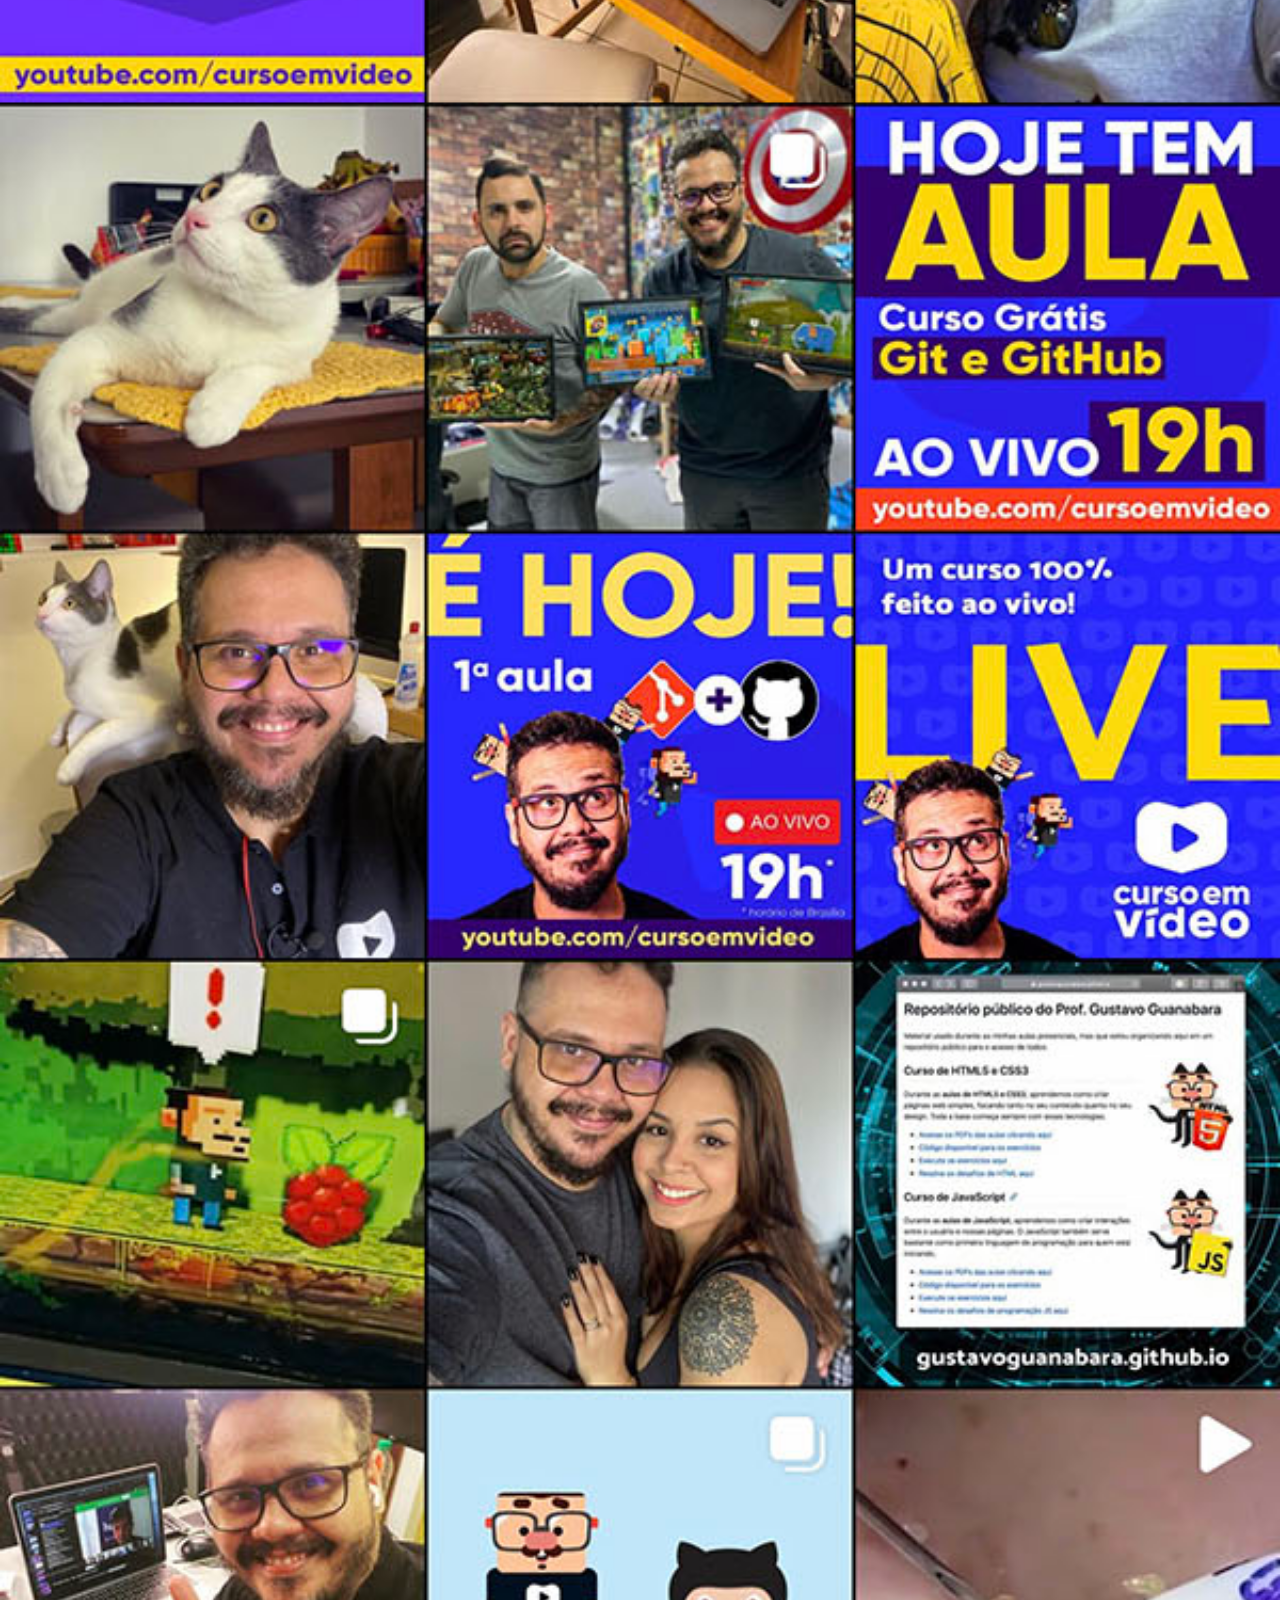
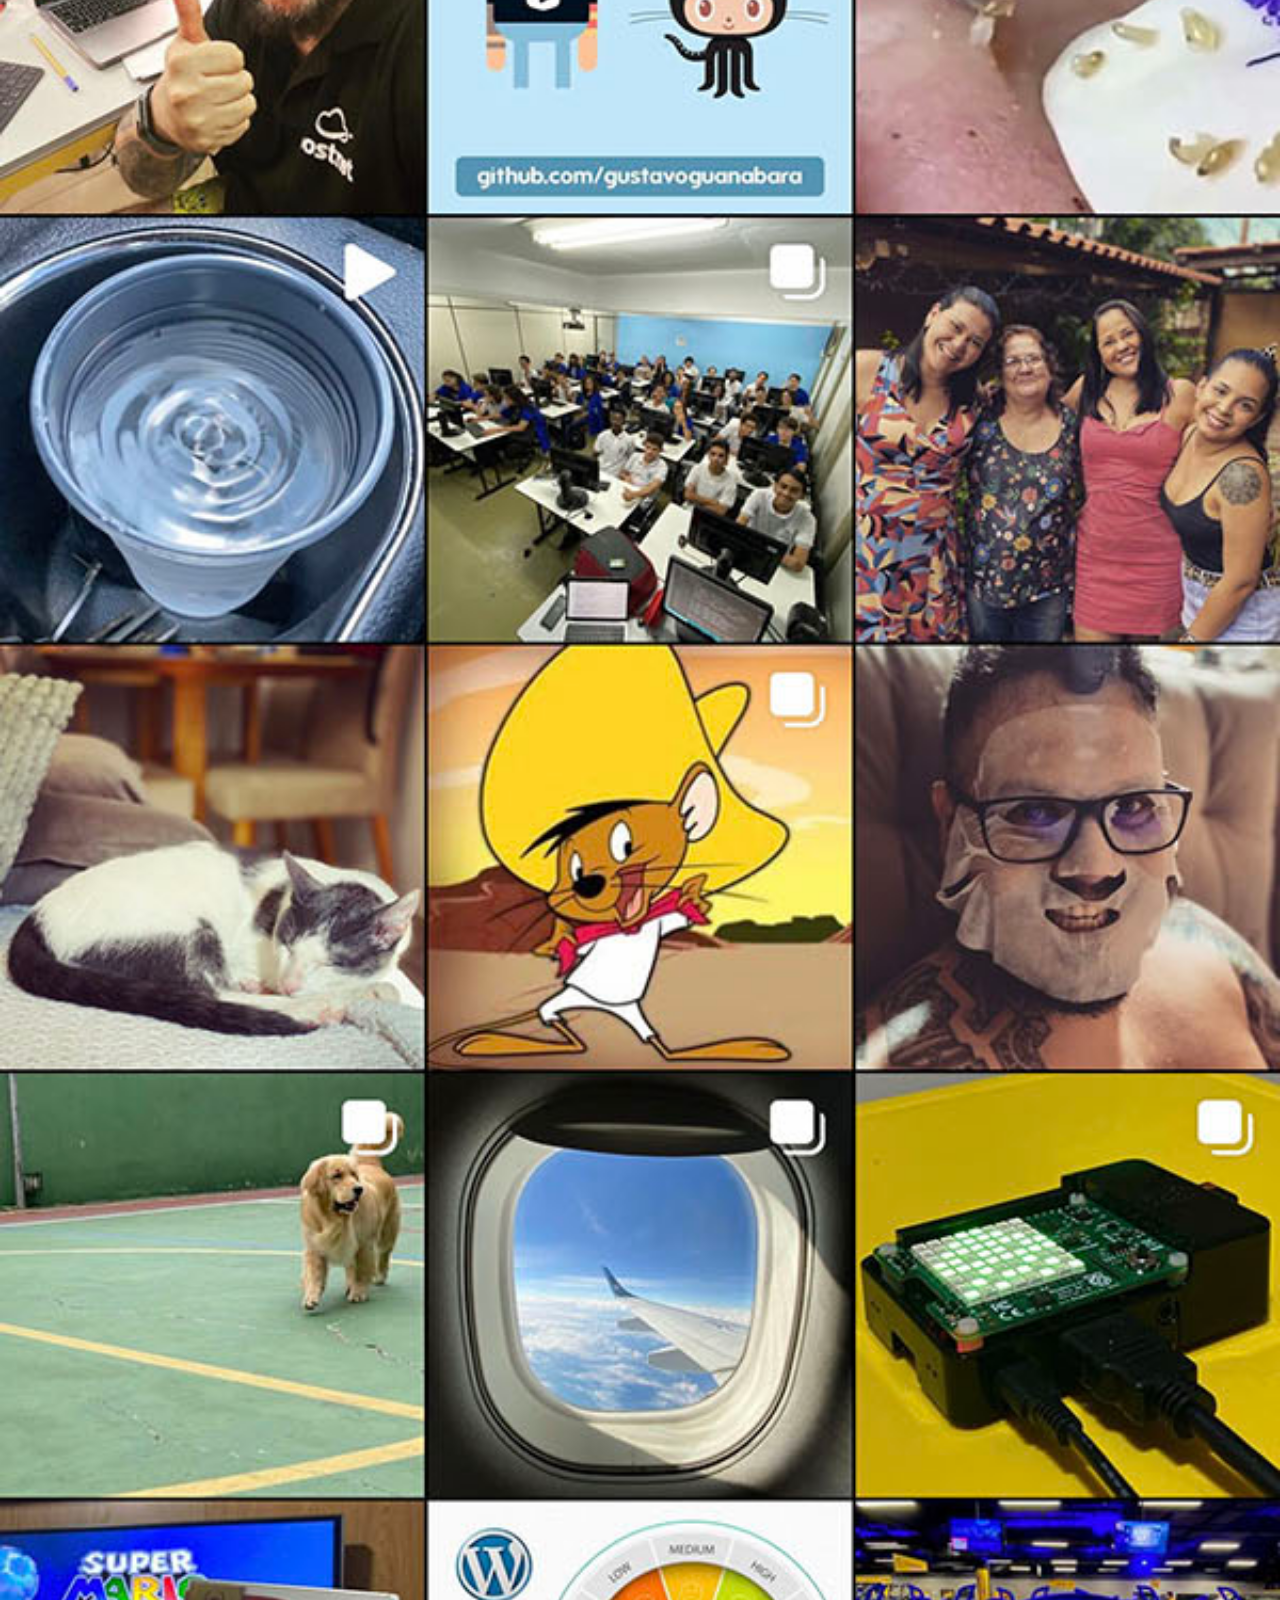
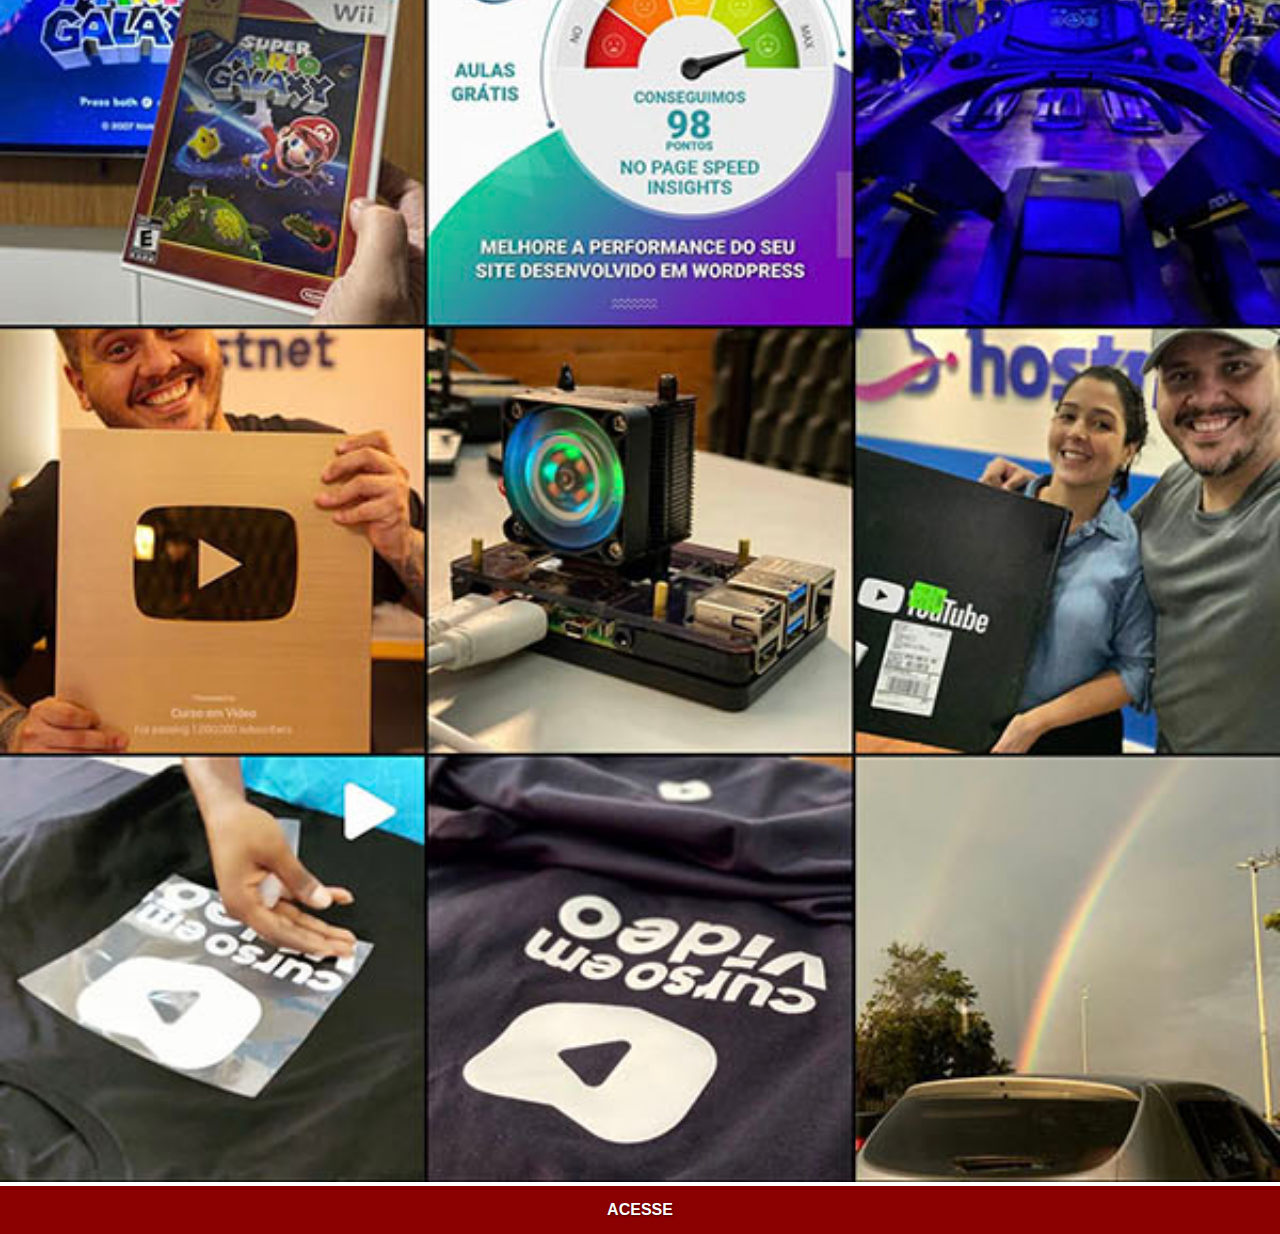
<file: instagram.html>
<!DOCTYPE html>
<html lang="pt-br">
<head>
    <meta charset="UTF-8">
    <meta name="viewport" content="width=device-width, initial-scale=1.0">
    <title>Instagram</title><link rel="stylesheet" href="estilos/social.css">
</head>
<body>
    <img src="imagens/tela-instagram.jpg" alt="Tela Instagram">
    <a href="https://www.instagram.com/gustavoguanabara" target="_blank">ACESSE</a>
</body>
</html>
</file>
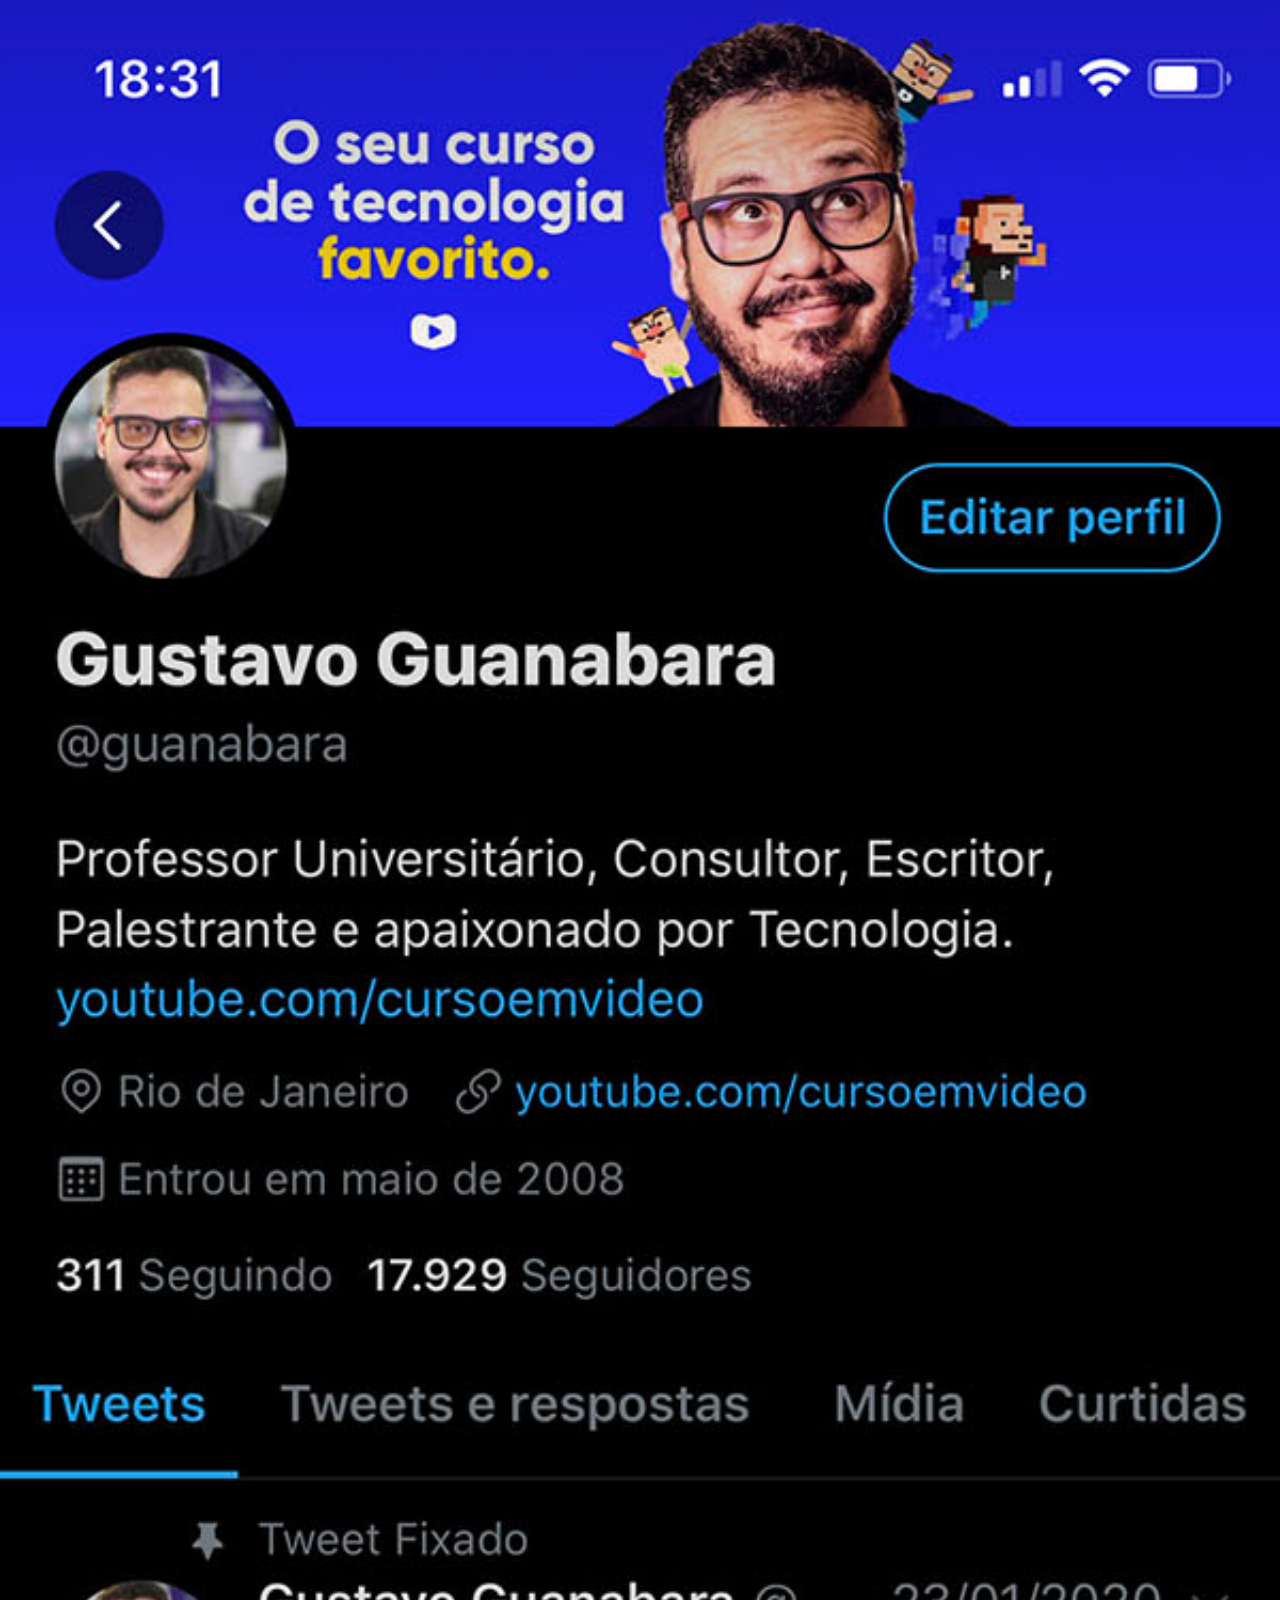
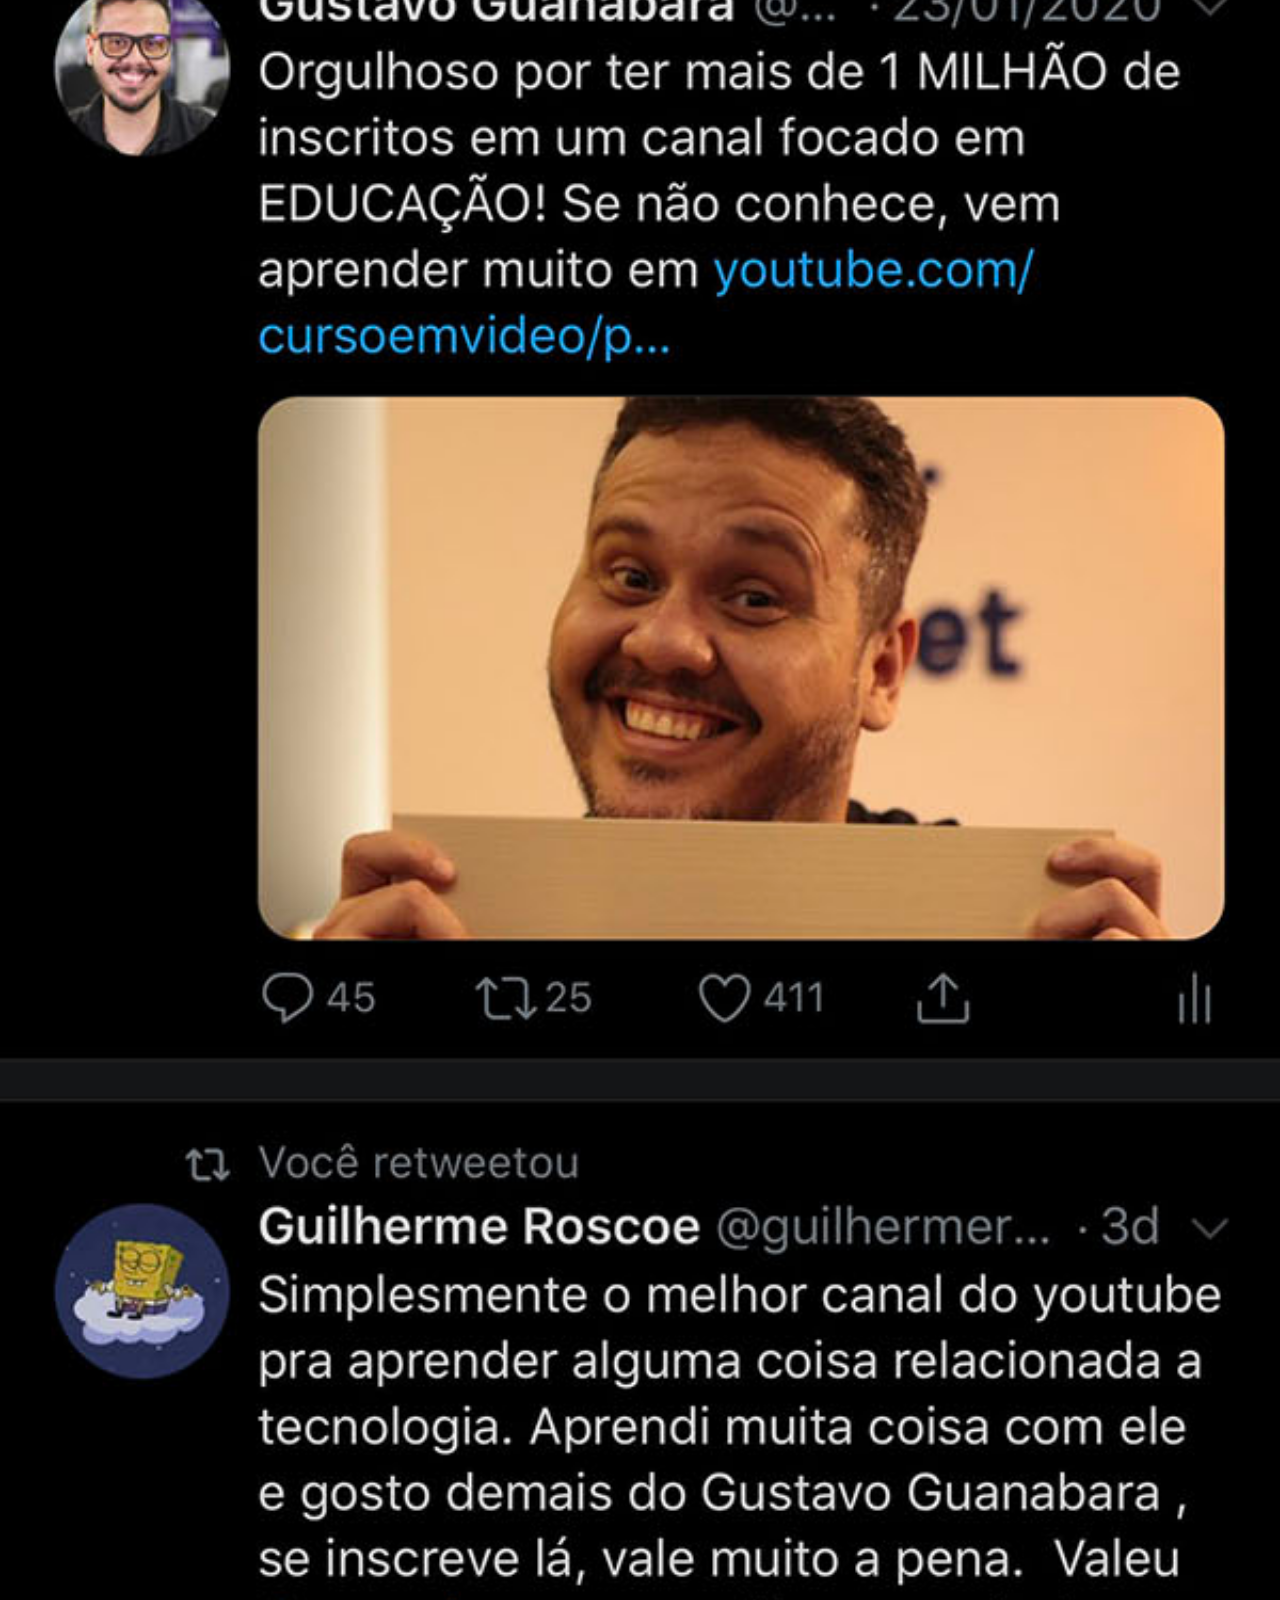
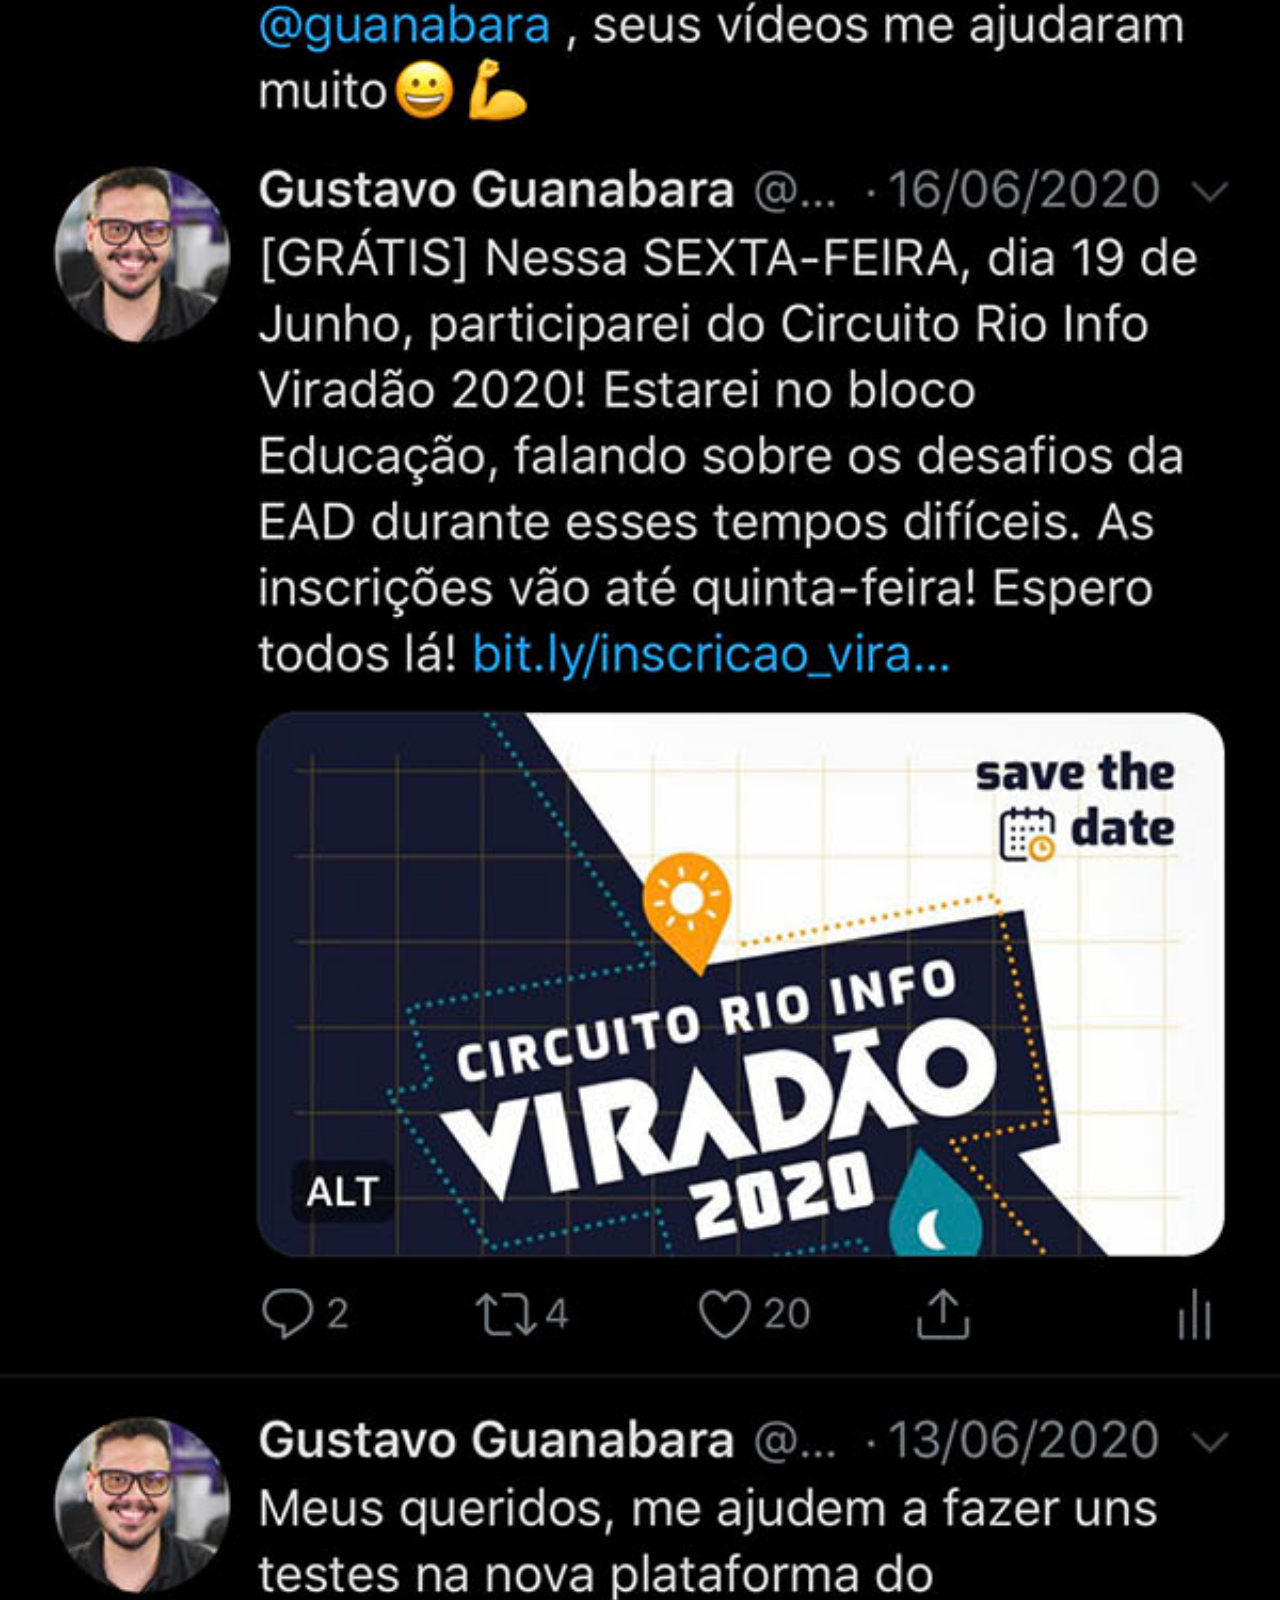
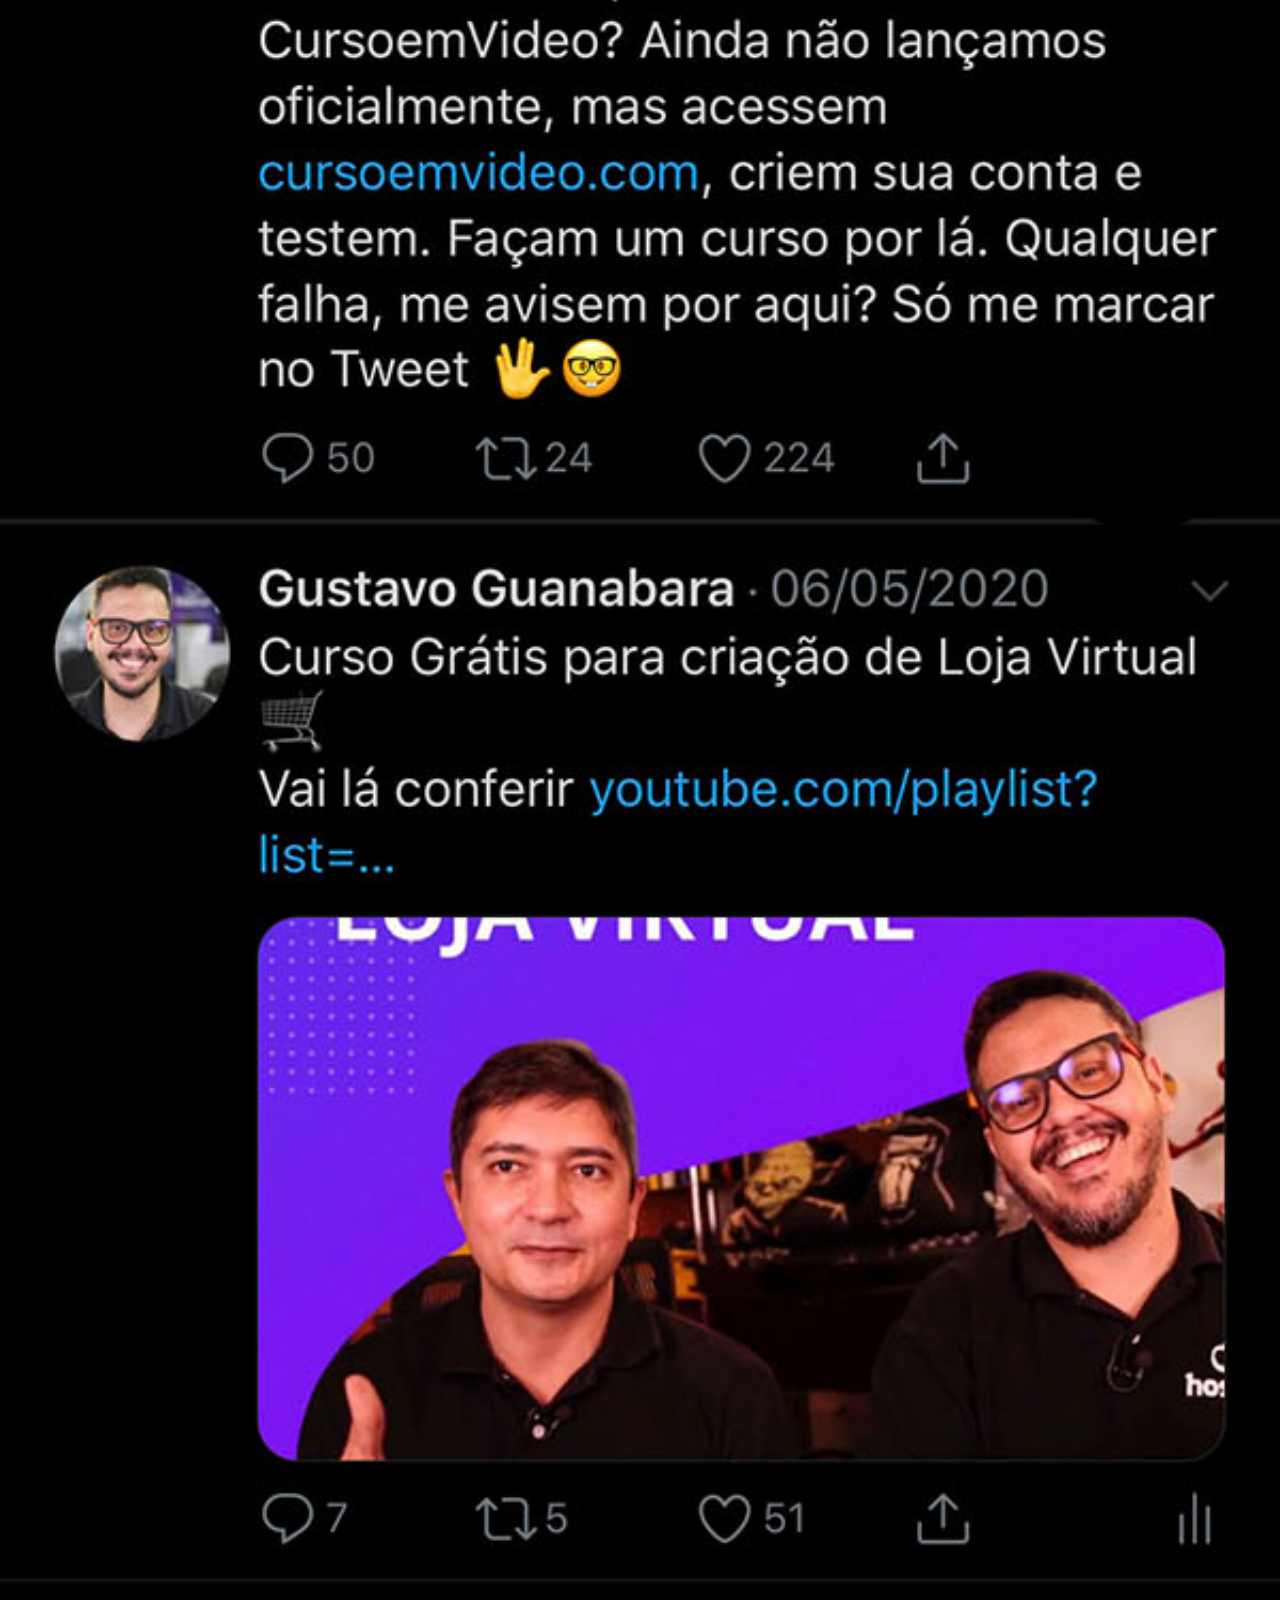
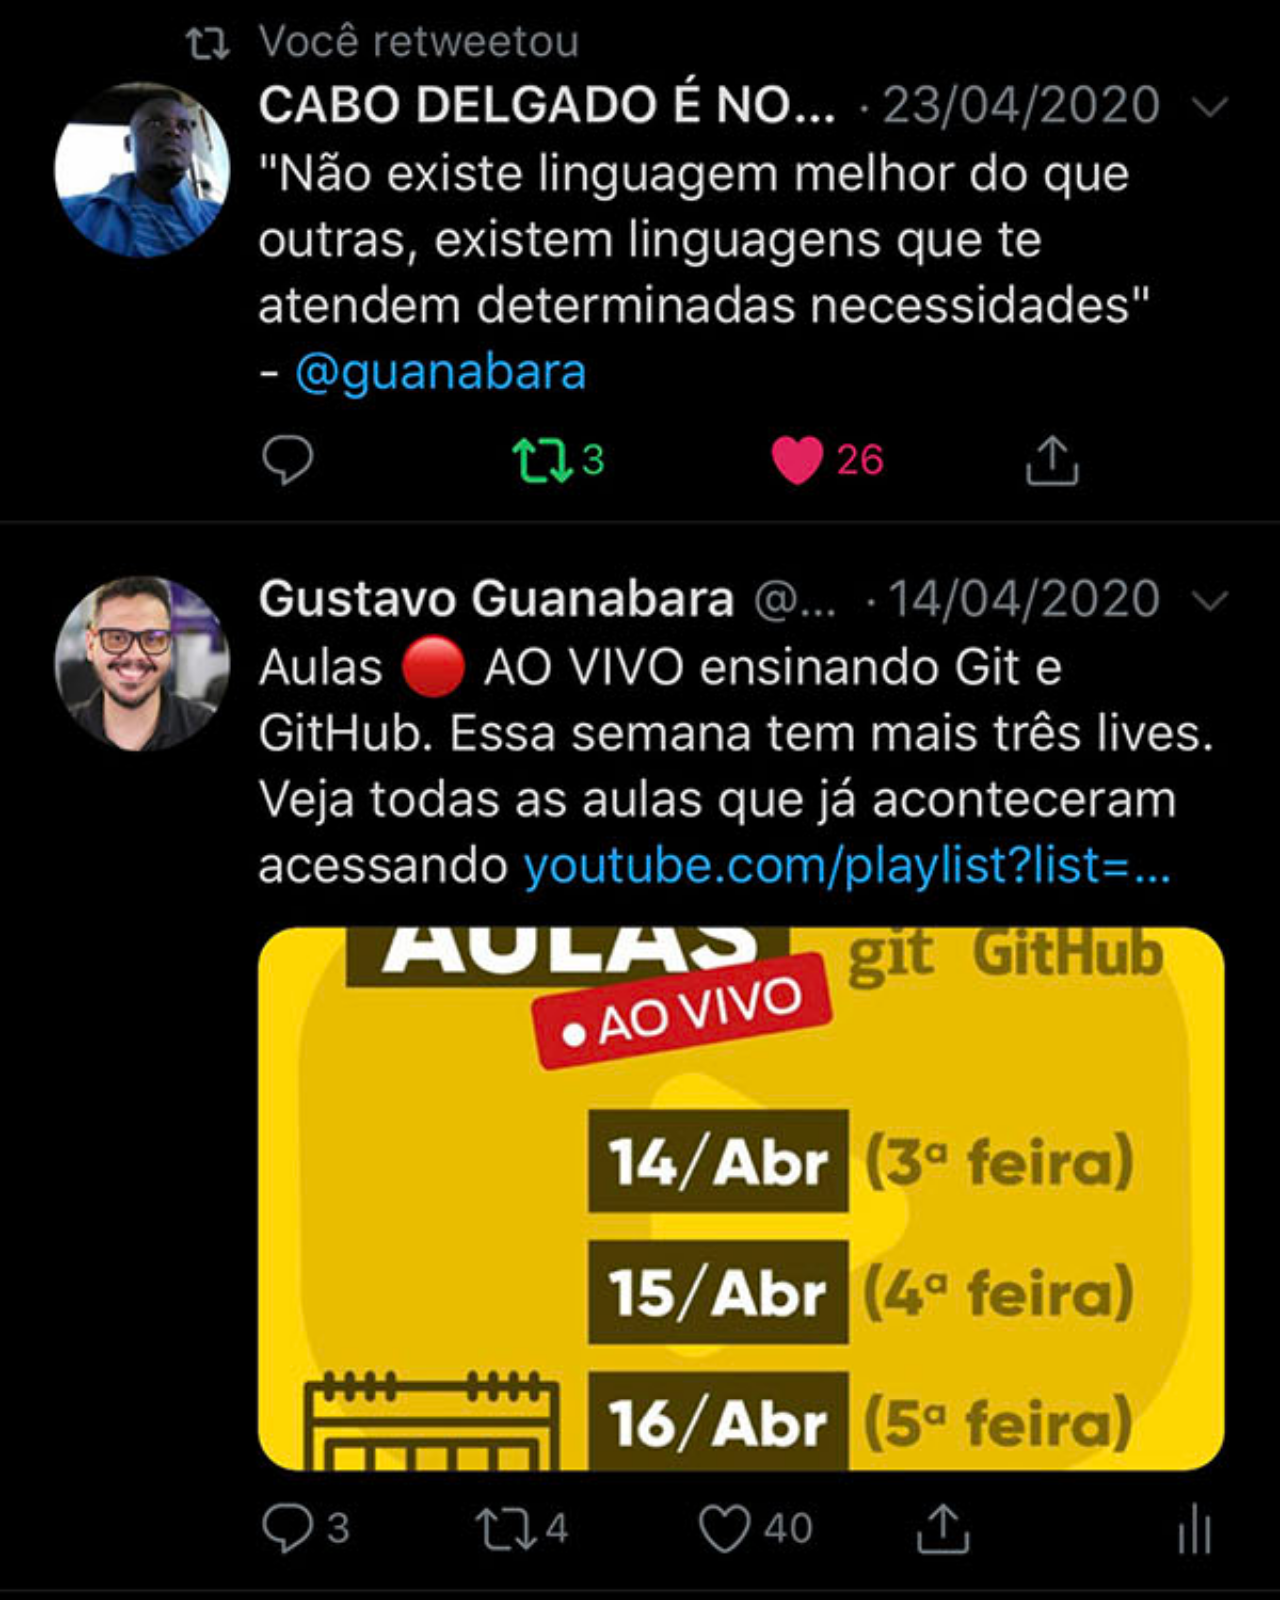
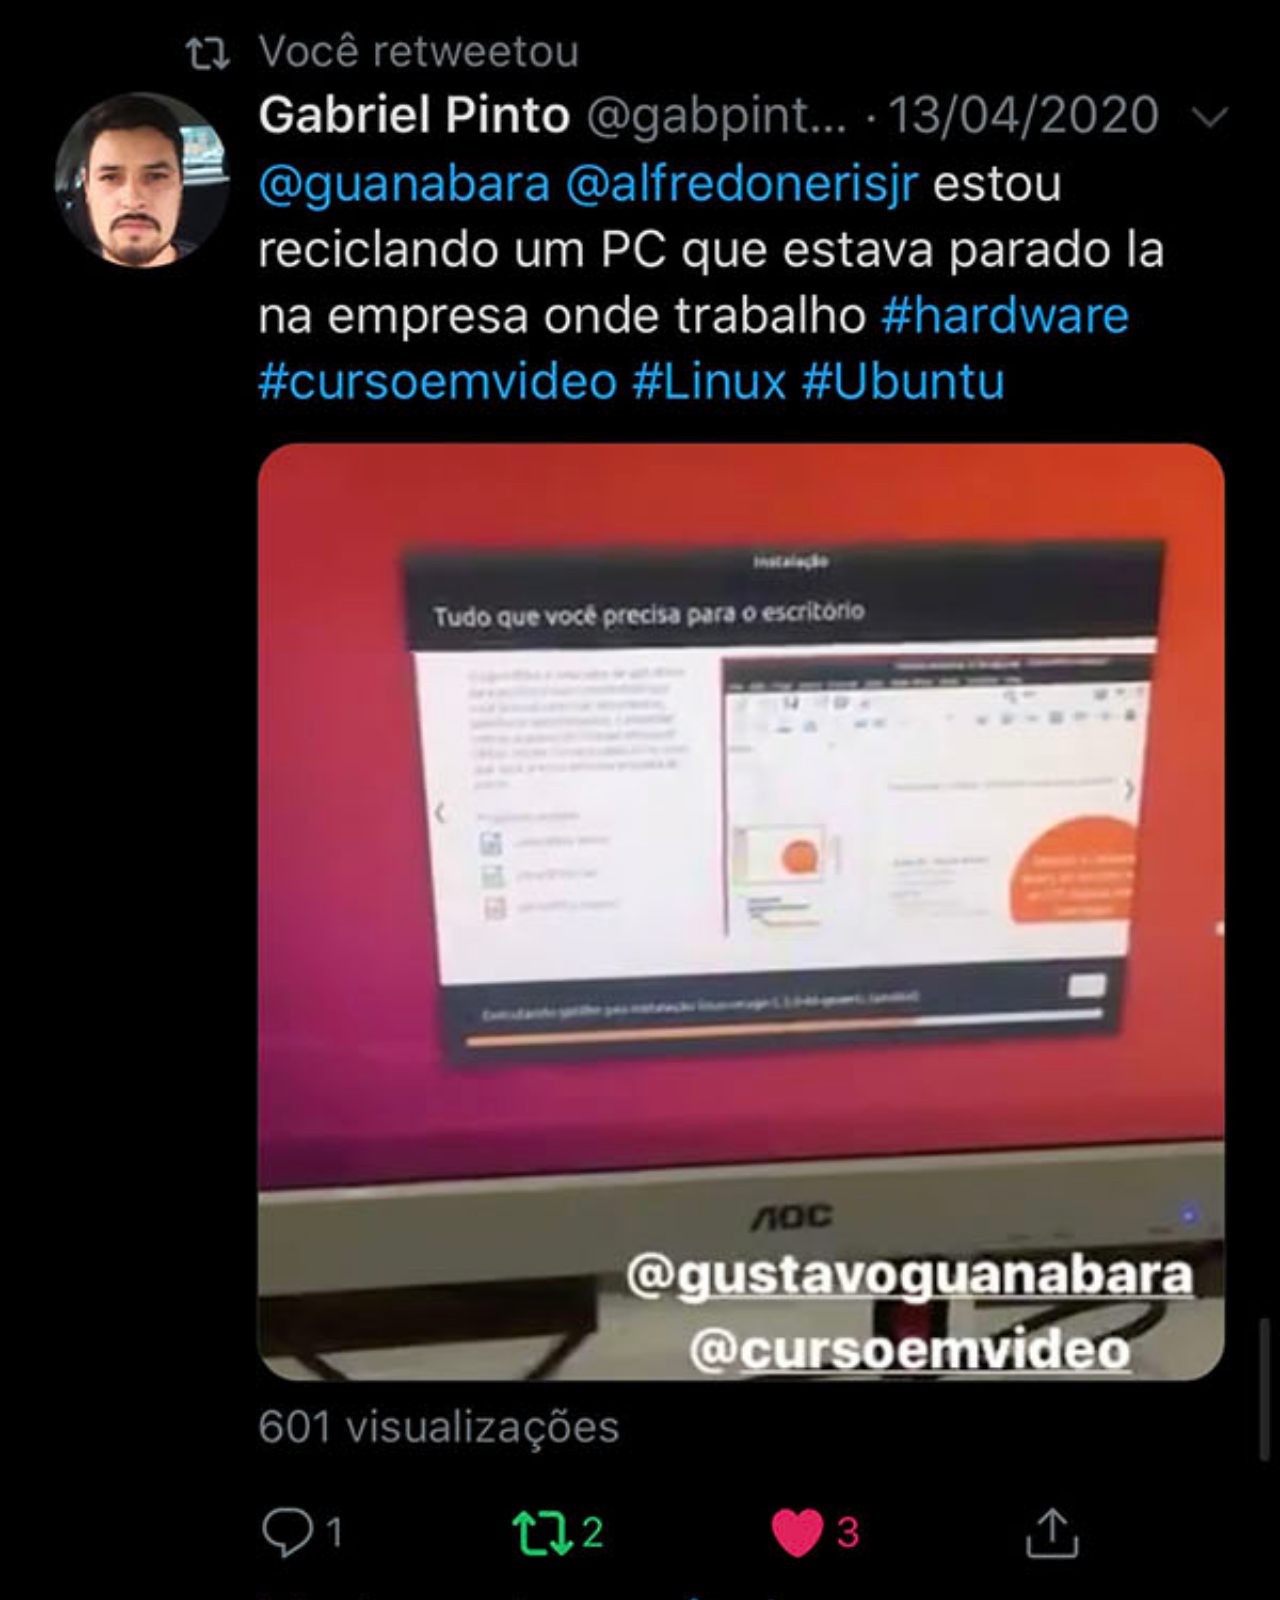
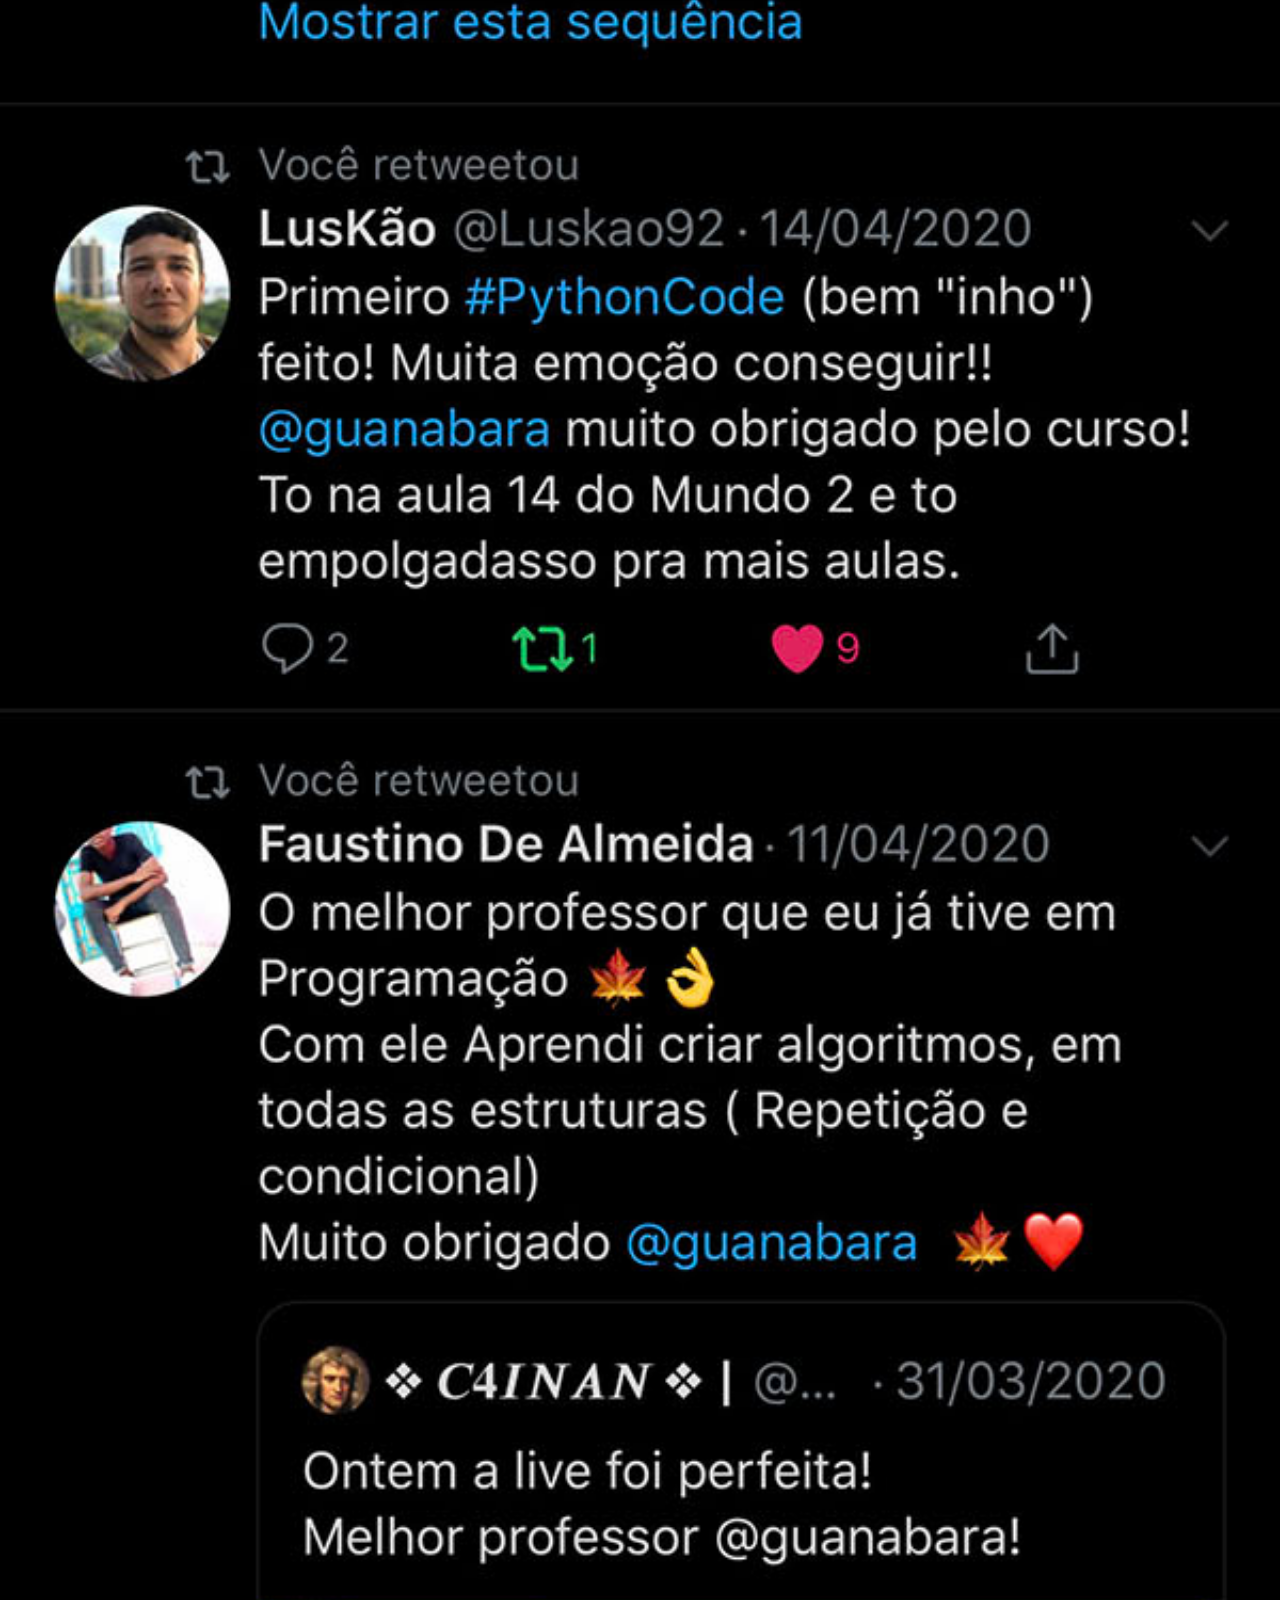
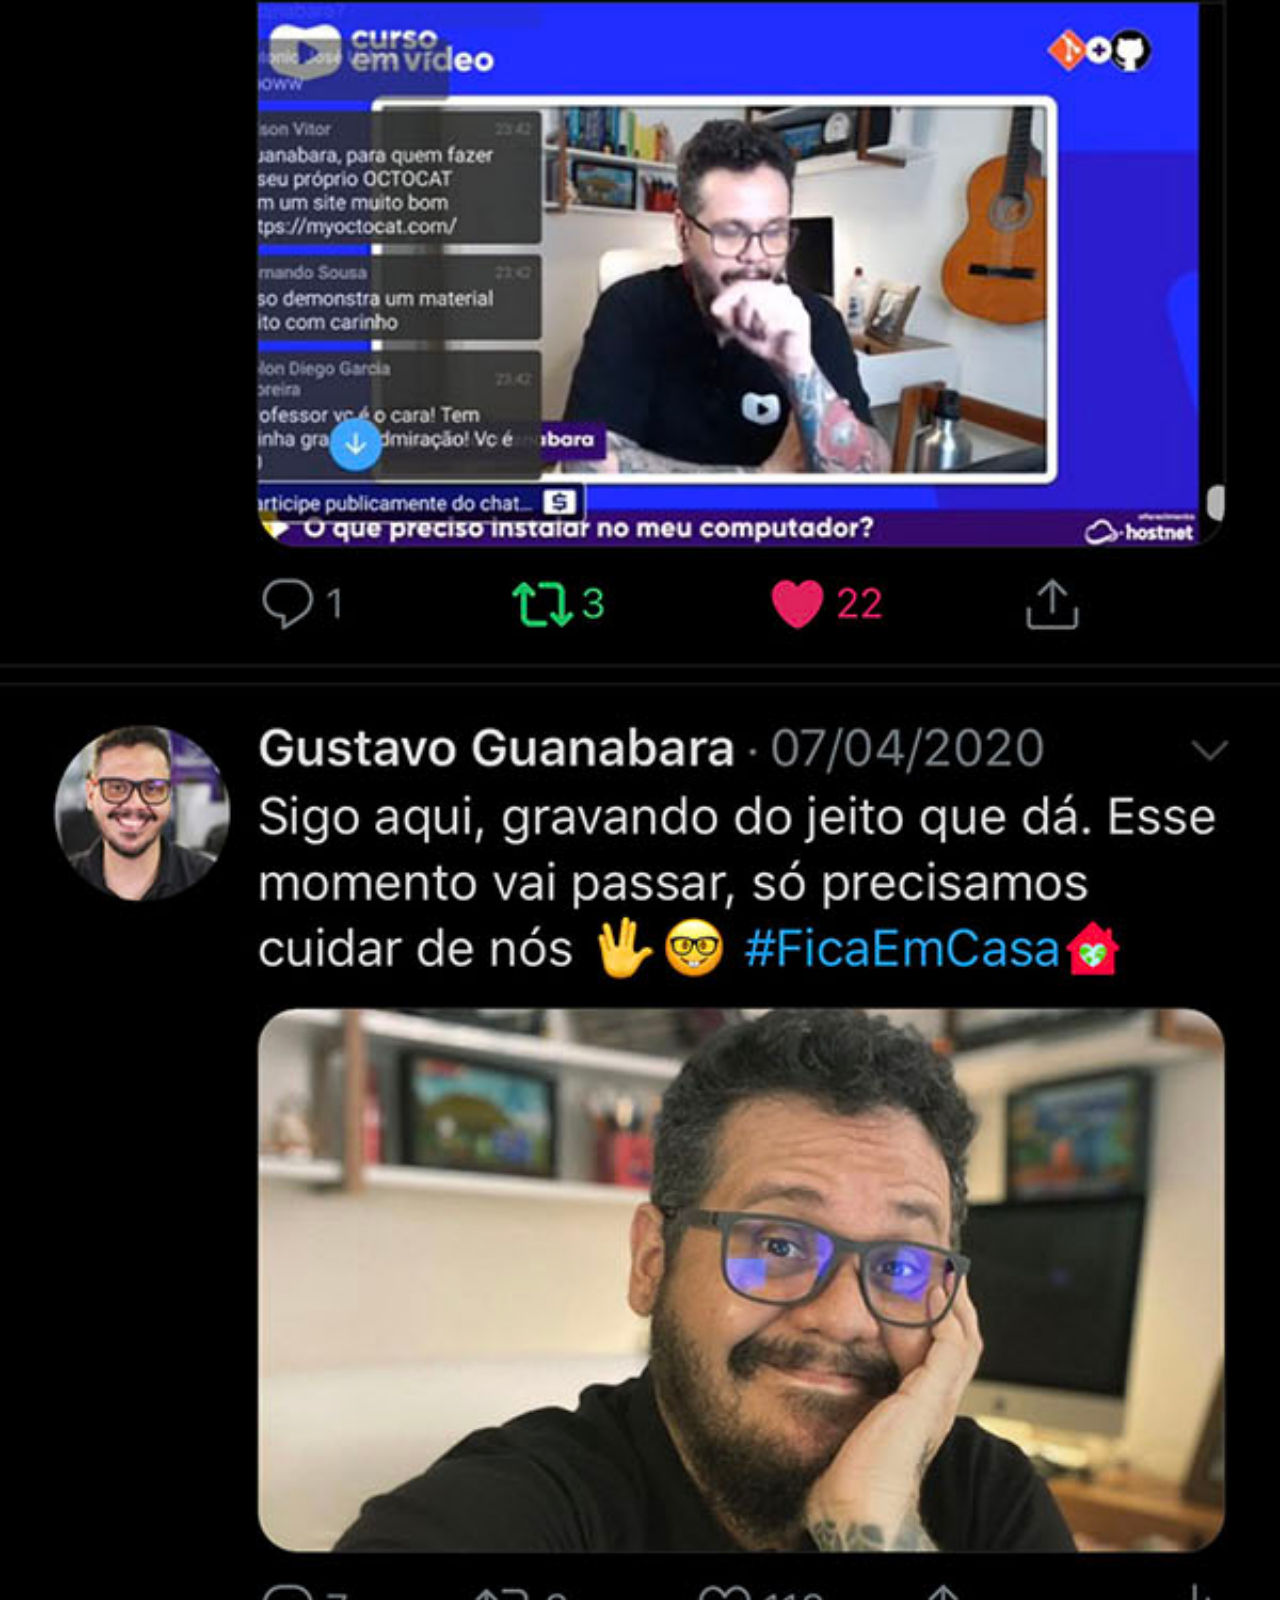
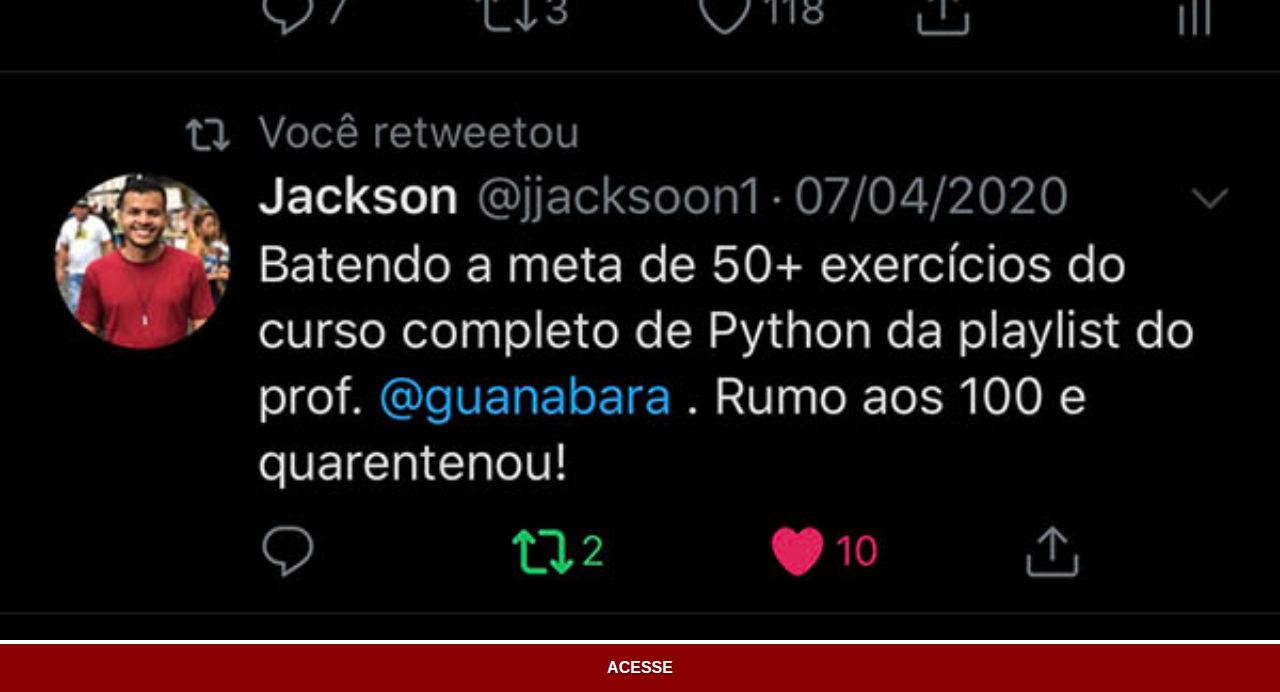
<file: twitter.html>
<!DOCTYPE html>
<html lang="pt-br">
<head>
    <meta charset="UTF-8">
    <meta name="viewport" content="width=device-width, initial-scale=1.0">
    <title>Twitter</title>
    <link rel="stylesheet" href="estilos/social.css">
</head>
<body>
    <img src="imagens/tela-twitter.jpg" alt="Tela Twitter">
    <a href="https:www.twitter.com/guanabara" target="_blank">ACESSE</a>
</body>
</html>
</file>
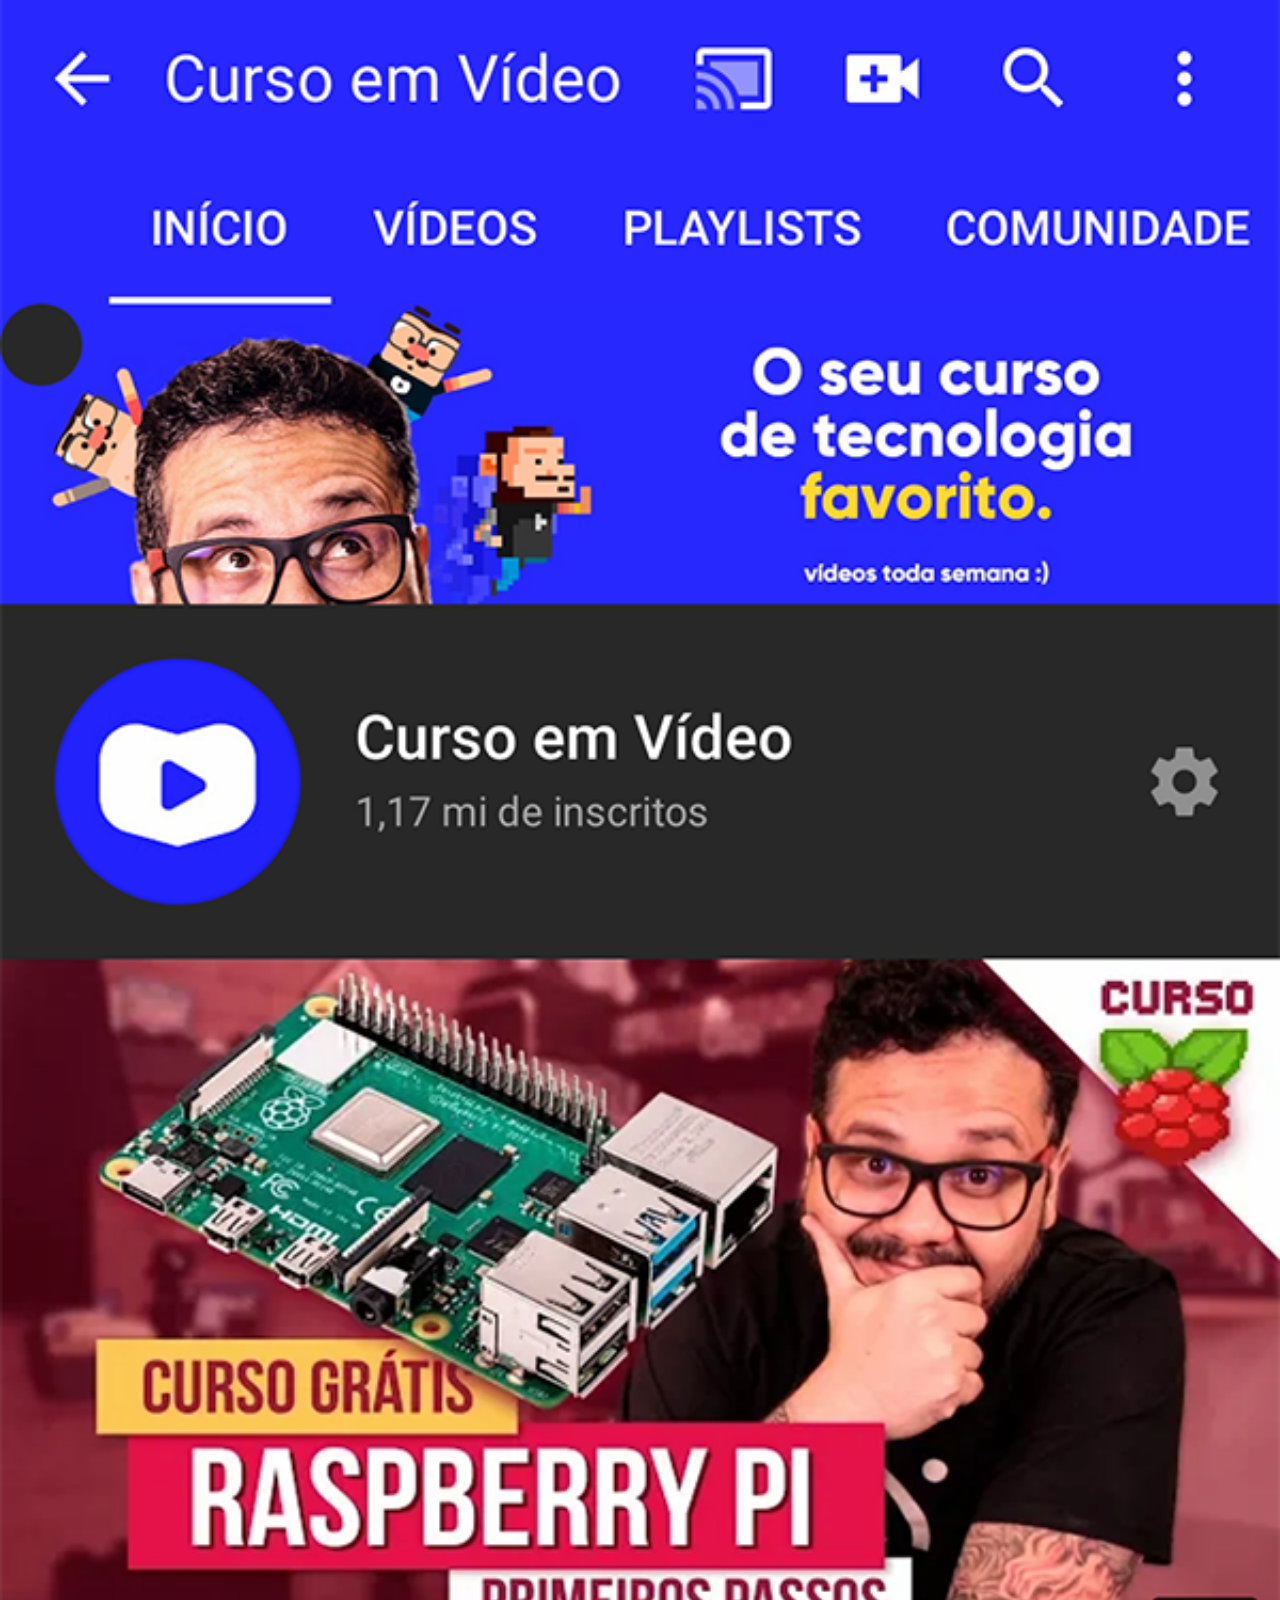
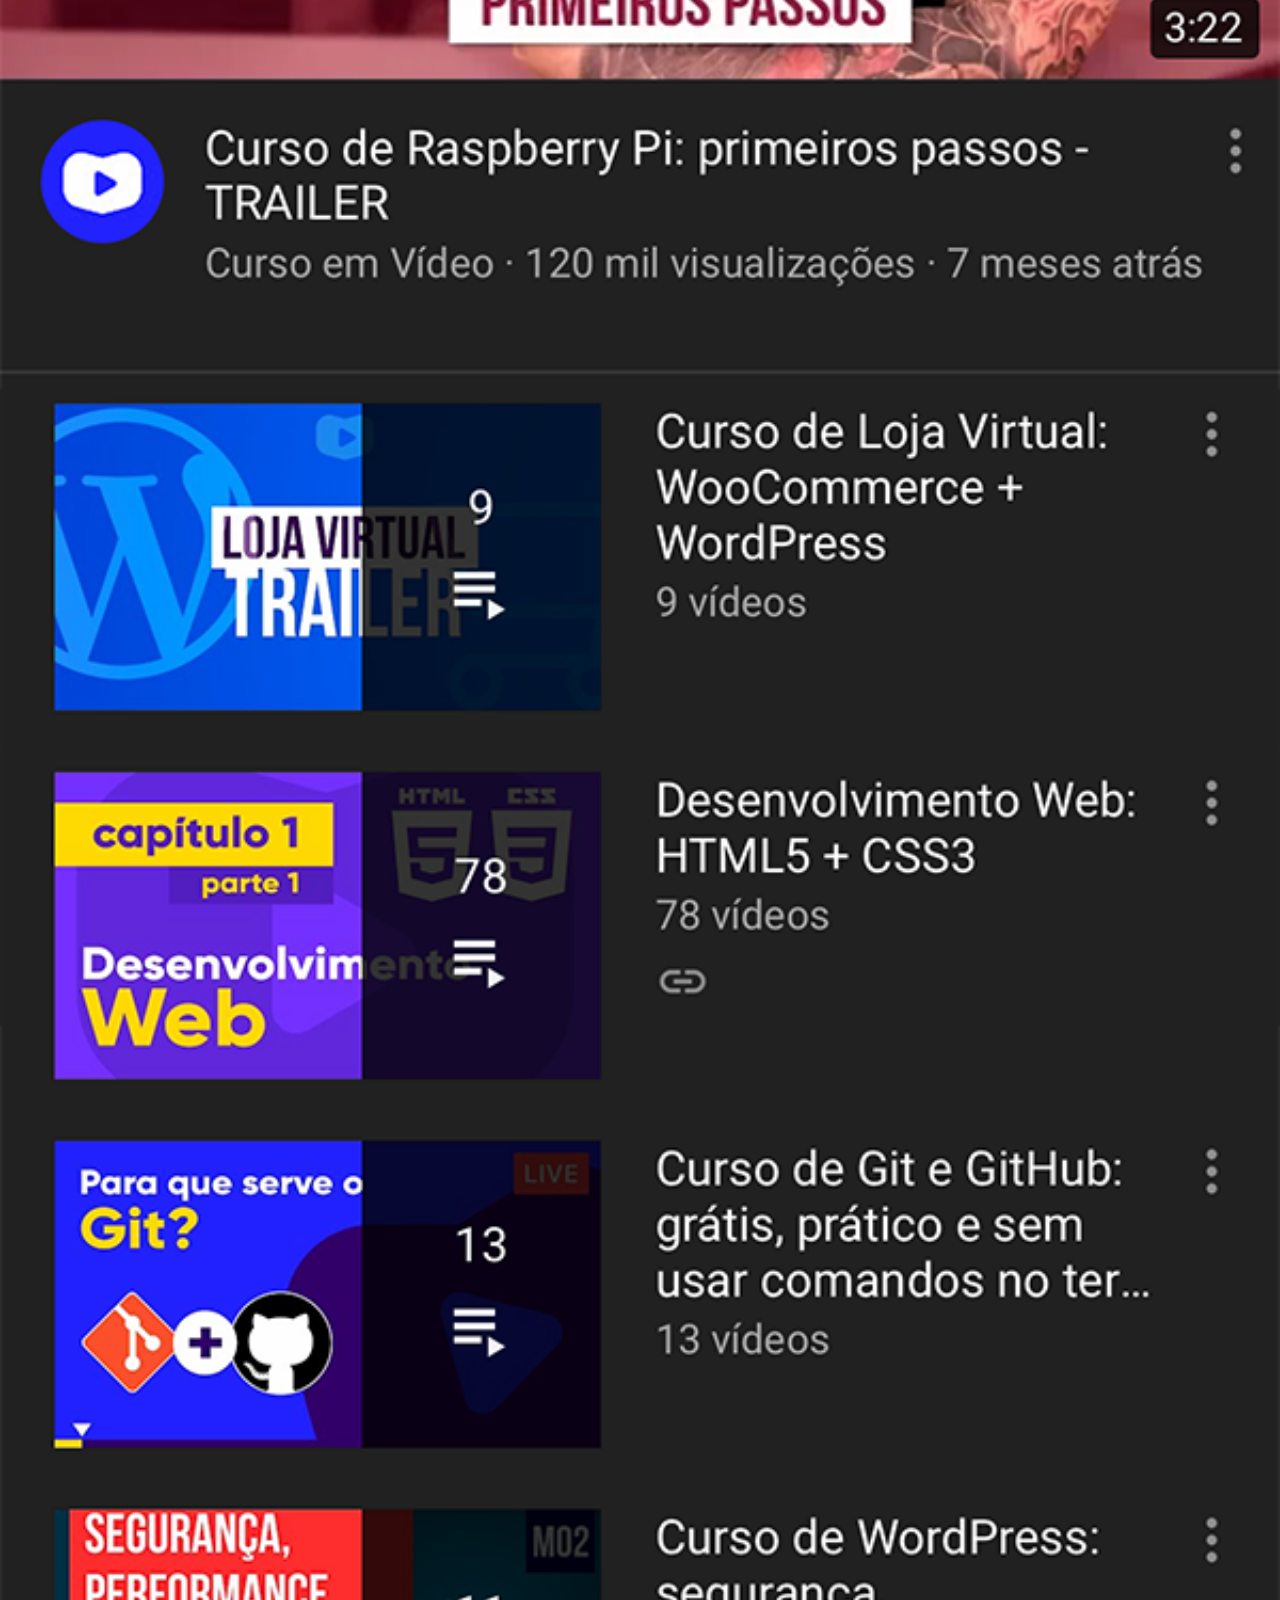
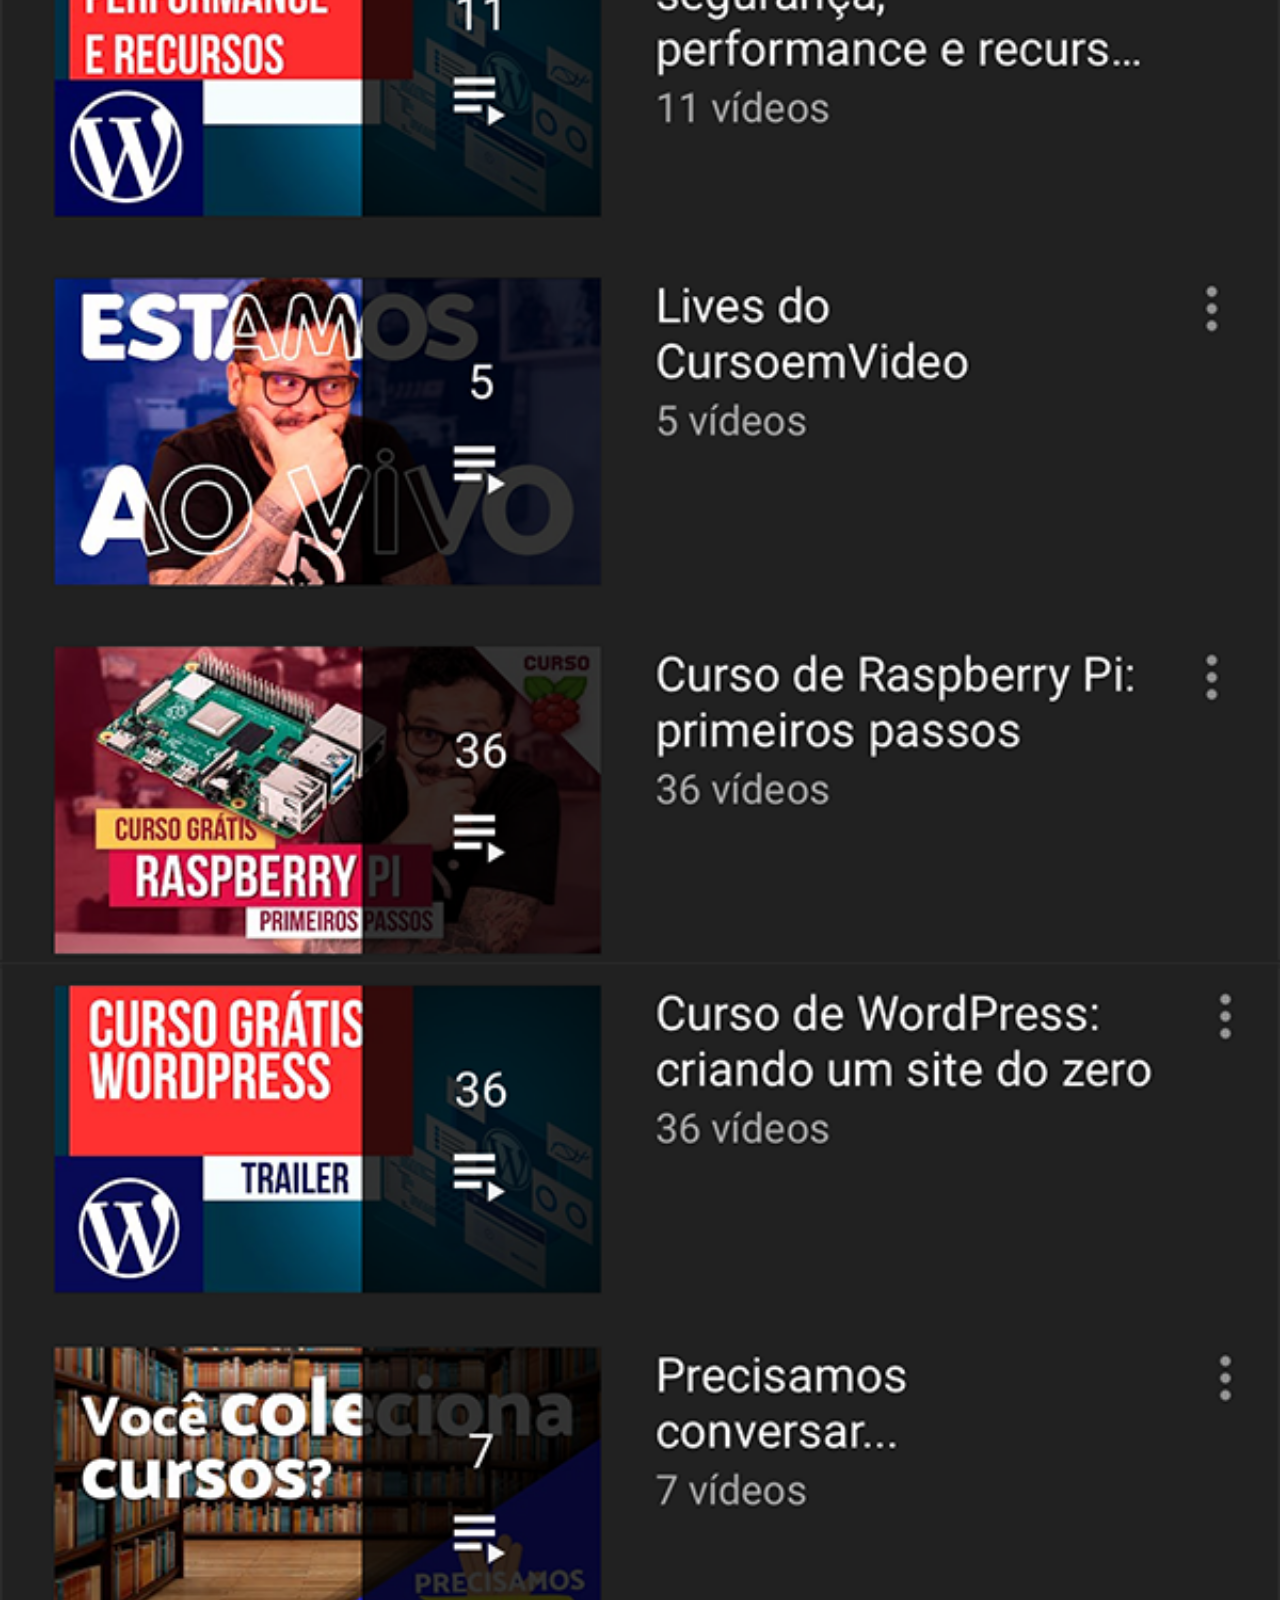
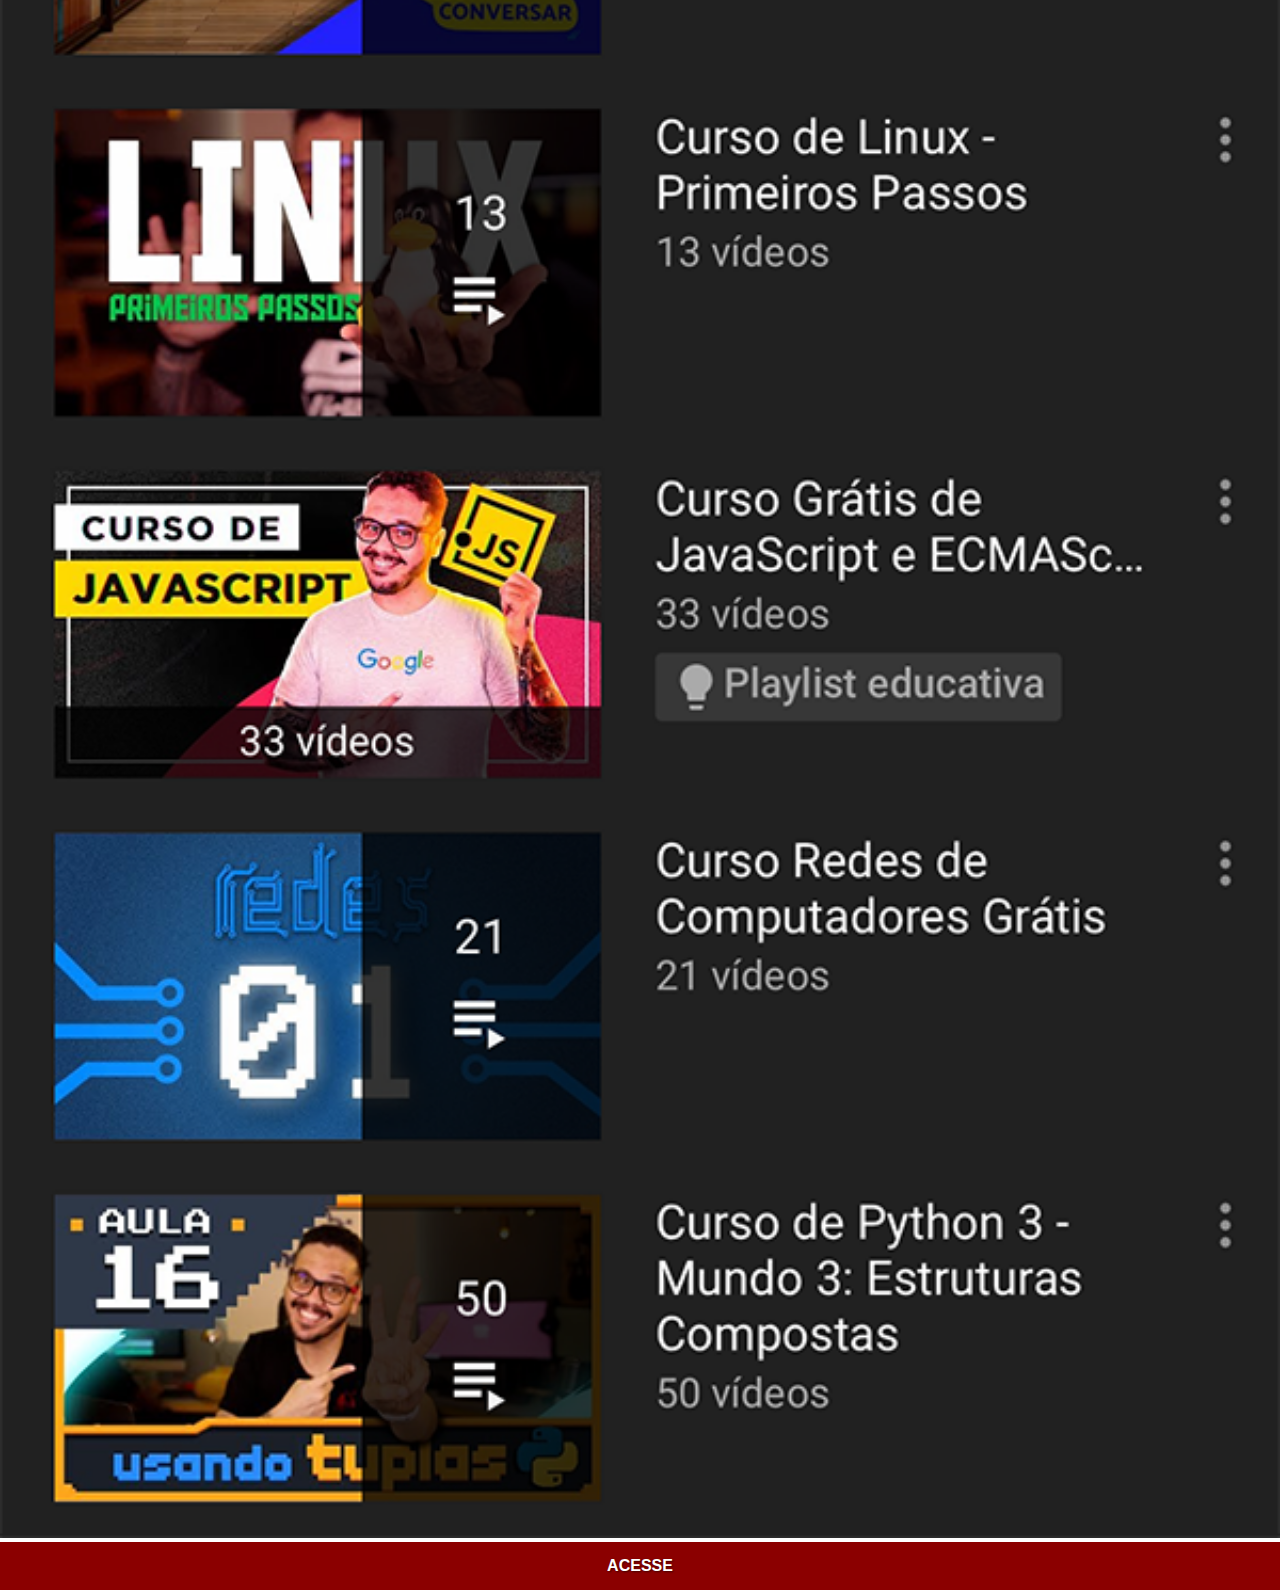
<file: youtube.html>
<!DOCTYPE html>
<html lang="pt-br">
<head>
    <meta charset="UTF-8">
    <meta name="viewport" content="width=device-width, initial-scale=1.0">
    <title>Youtube</title>
    <link rel="stylesheet" href="estilos/social.css">
</head>
<body>
    <img src="imagens/tela-youtube.png" alt="Tela YouTube">
    <a href="https://www.youtube.com/cursoemvideo" target="_blank">ACESSE</a>
</body>
</html>
</file>
<file: estilos/style.css>
@charset "UTF-8";

* {
    margin: 0px;
    padding: 0px;
    font-family: Arial, Helvetica, sans-serif;
}

html, body {
    width: 100vw;
    height: 100vh;
    background-color: black;
}

body {
    background: url('../imagens/fundo-madeira.jpg') no-repeat top center;
    background-size: cover;
    background-attachment: fixed;
}

main {
    position: relative;
    height: 100vh;
}

section#phone {
    position: absolute;
    top: 50%;
    left: 50%;
    transform: translate(-50%, -50%);

    height: 627px;
    width: 311px;
    background: url('../imagens/frame-iphone.png') no-repeat;
}

iframe#screen {
    position: relative;
    top: 80.5px;
    left: 22px;
    width: 267px;
    height: 472px;
}

section#social {
    text-align: right;
}

section#social img {
    width: 40px;
    margin: 10px;
    border-radius: 50%;
    box-shadow: 2px 2px 2px rgba(0, 0, 0, 0.473);
    box-sizing: border-box;
}

section#social img:hover {
    border: 2px solid white;
    transform: translate(-3px, -3px);
    box-shadow: 5px 5px 8px rgba(0, 0, 0, 0.534);
    transition: transform 1s border 1s;
}
</file>
<file: estilos/social.css>
@charset "UTF-8";

*{
    margin: 0px;
    padding: 0px;
    font-family: Arial, Helvetica, sans-serif;
}

::-webkit-scrollbar {
    width: 0px;
    height: 0px;
}

img {
    width: 100vw;
}

a {
    display: block;
    background-color: darkred;
    color: white;
    padding: 15px;
    text-align: center;
    font-weight: bold;
    text-decoration: none;
    text-shadow: 1px 1px 2px rgba(0, 0, 0, 0.527);

}

a:hover {
    background-color: red;
}
</file>
